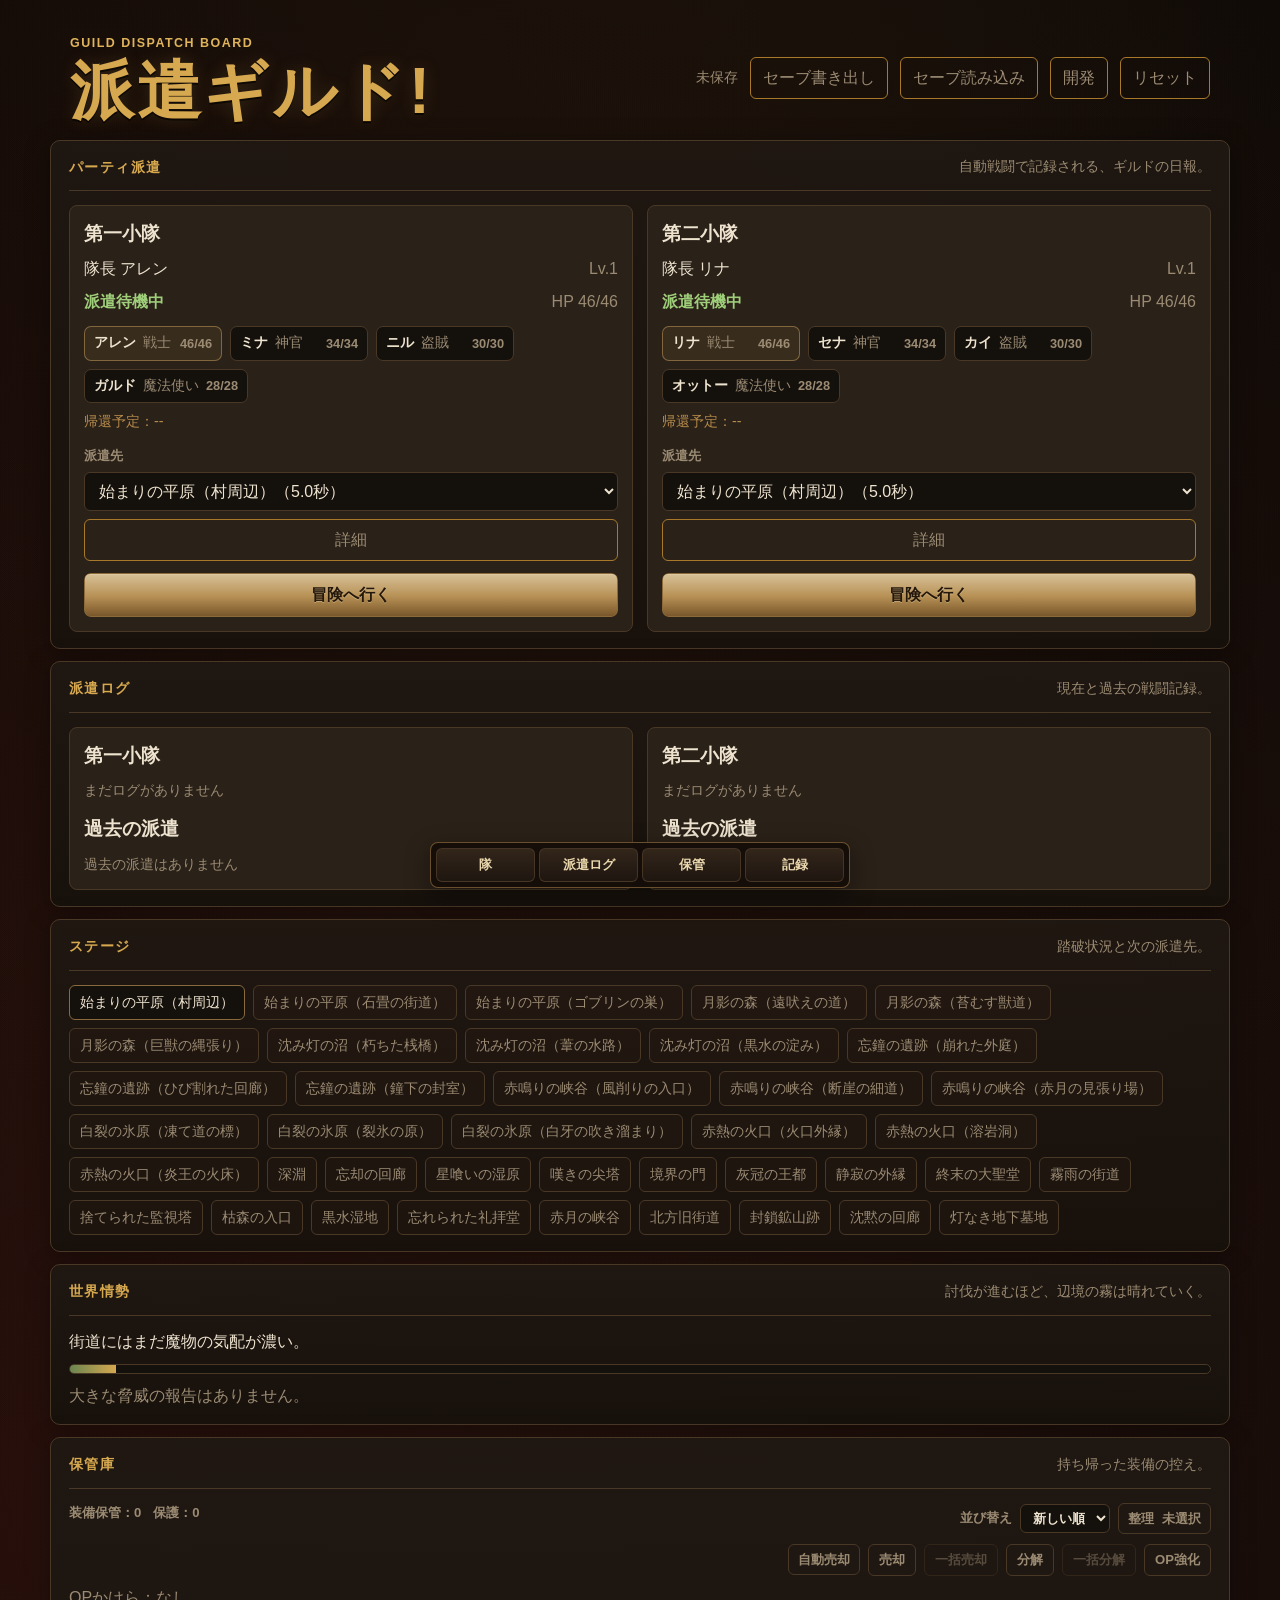
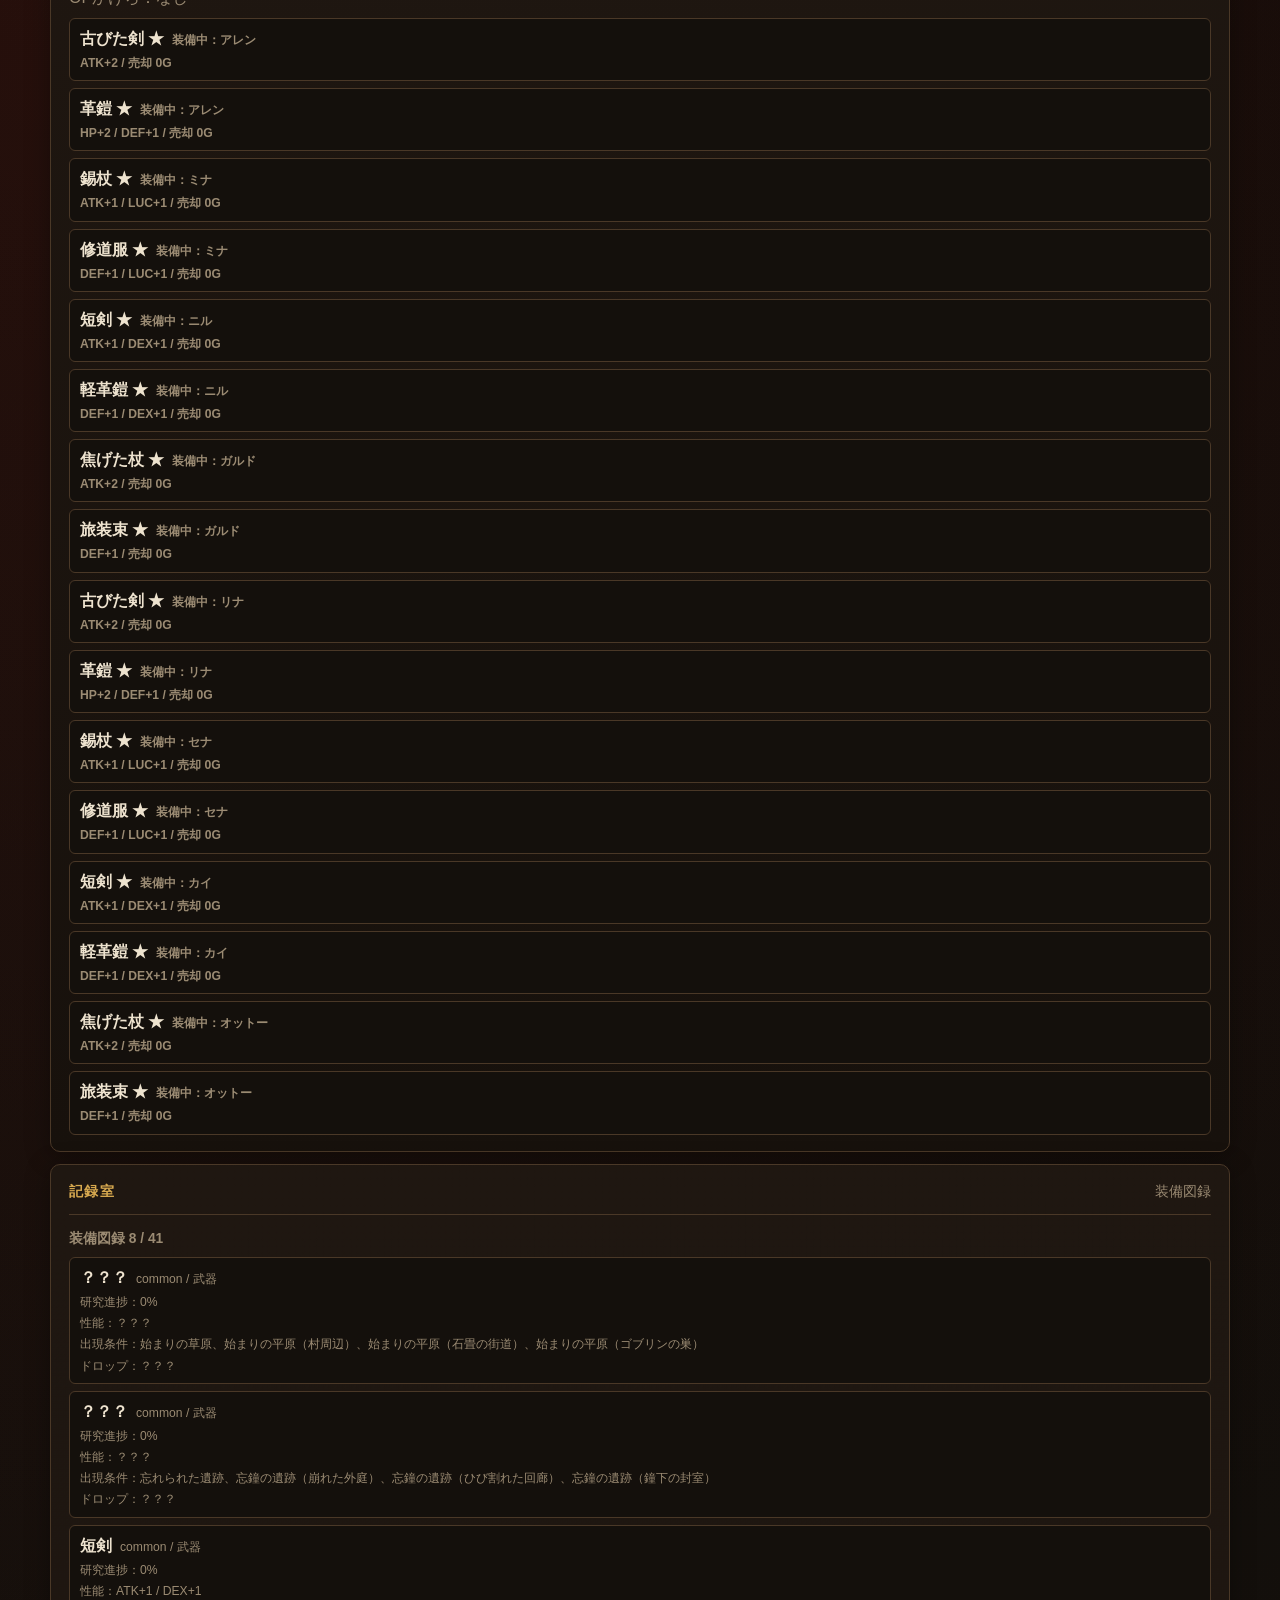
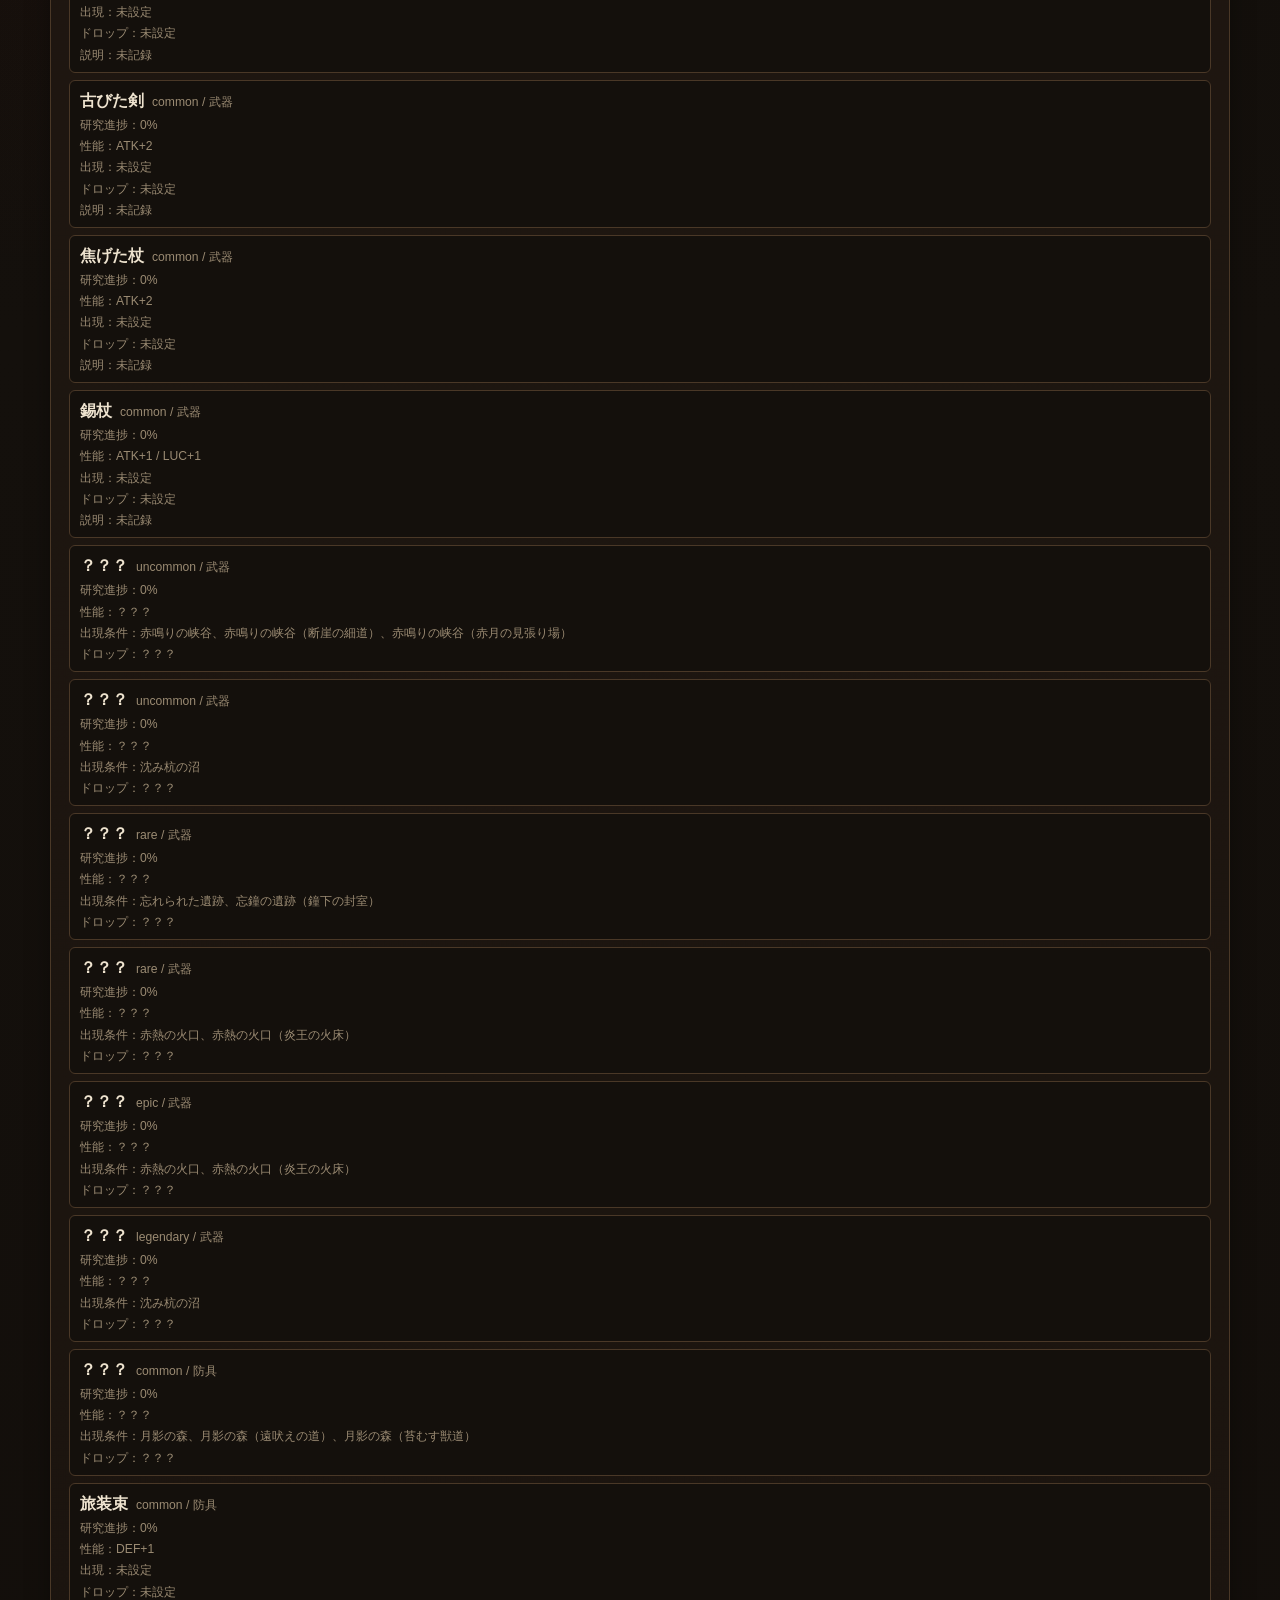
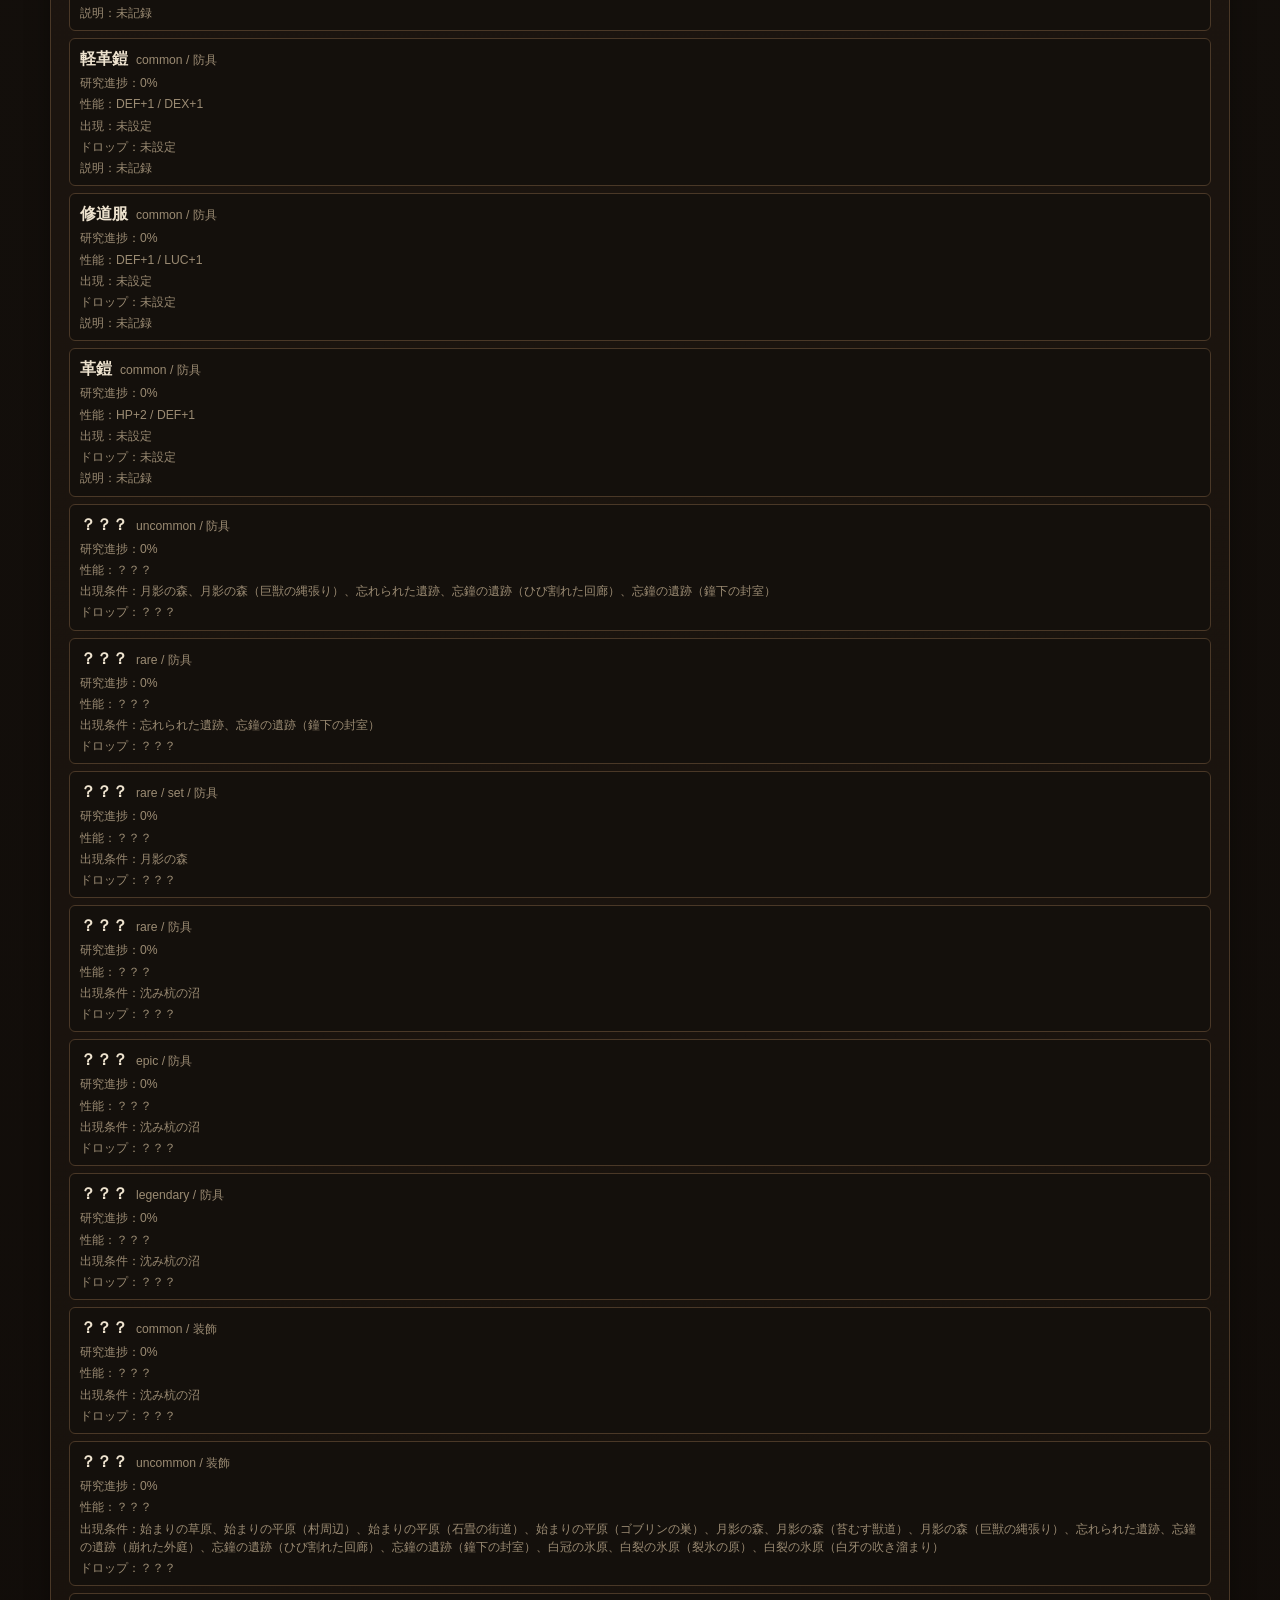
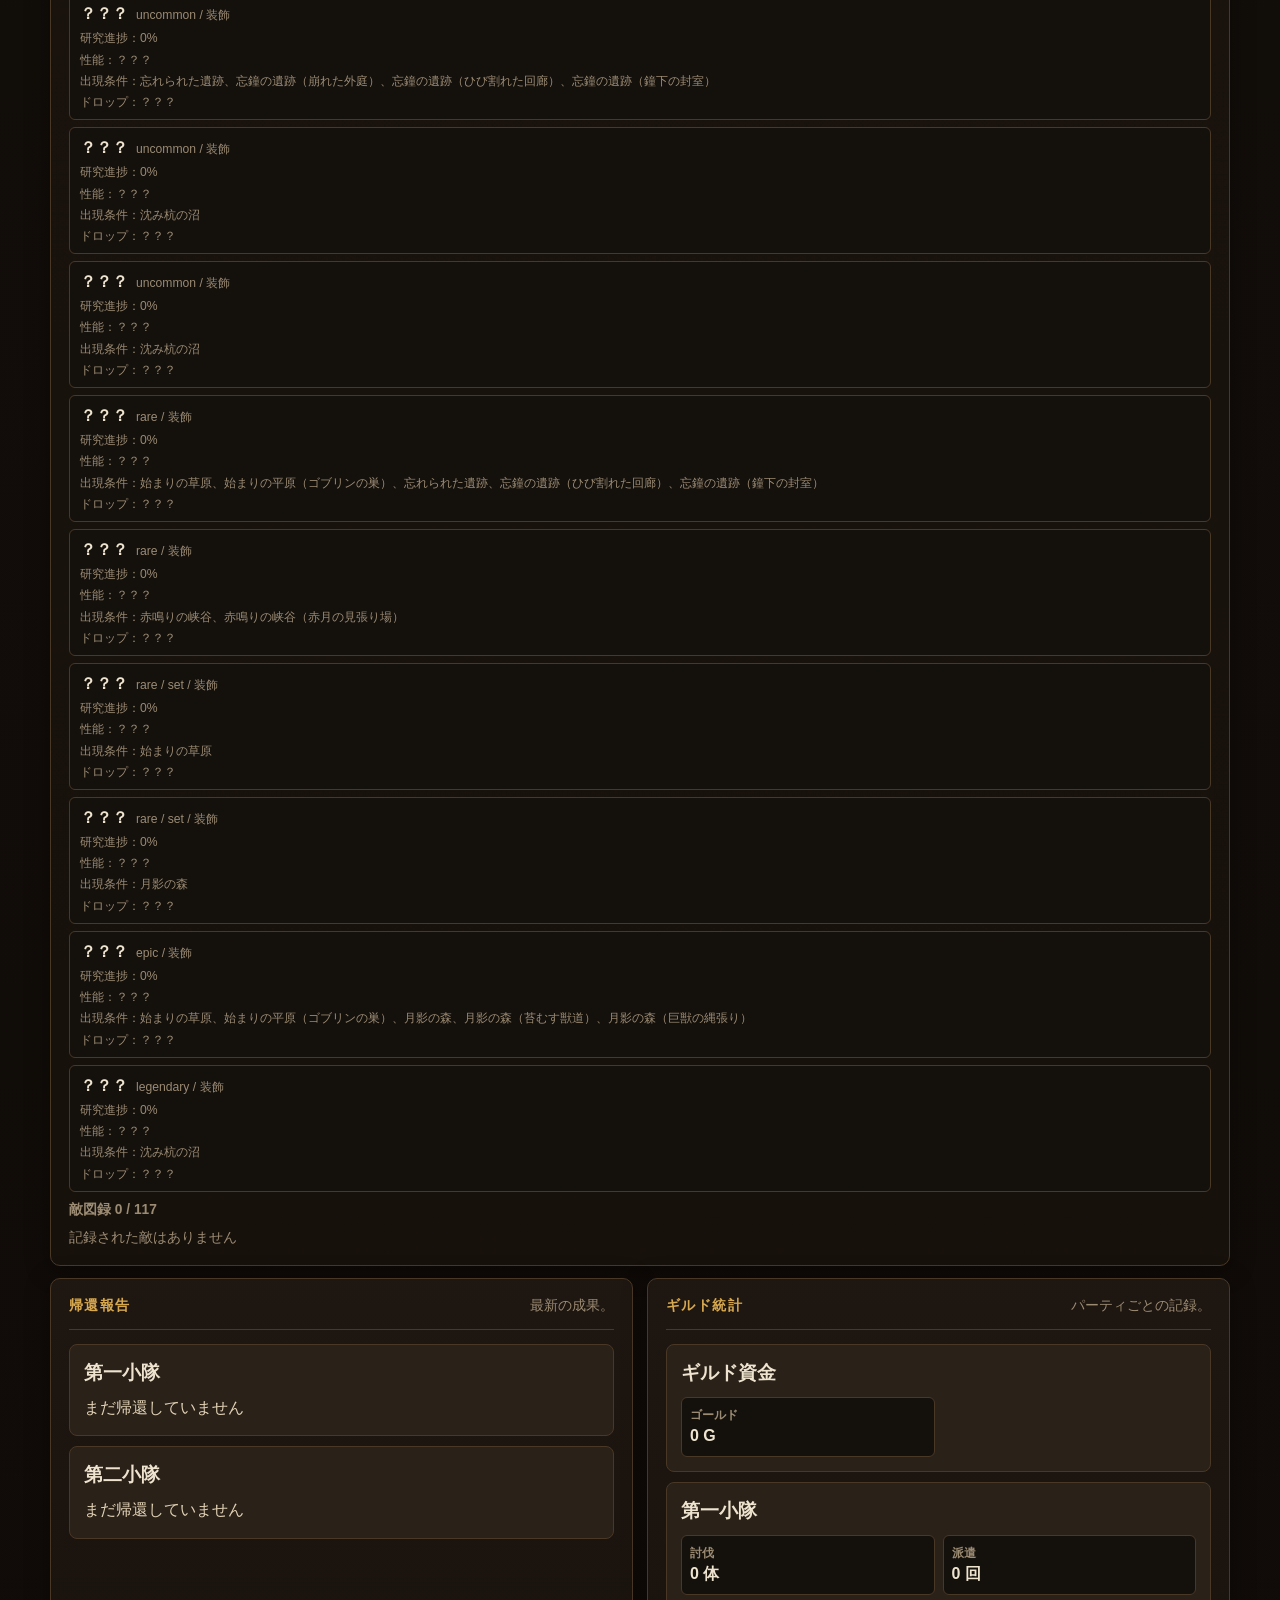
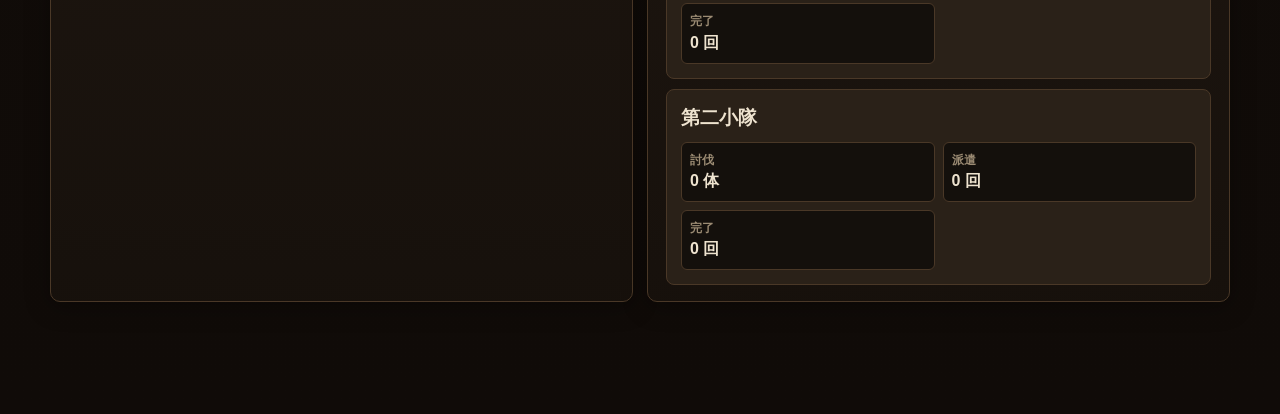
<file: index.html>
<!doctype html>
<html lang="ja">
<head>
  <meta charset="utf-8">
  <meta name="viewport" content="width=device-width, initial-scale=1">
  <title>Dispatch Hero Guild</title>
  <link rel="stylesheet" href="style.css">
  <!-- pages rebuild trigger 2026-05-26 -->
</head>
<body>
  <header class="site-header">
    <div>
      <p class="eyebrow">Guild Dispatch Board</p>
      <h1>派遣ギルド!</h1>
    </div>
    <div class="header-actions">
      <span id="save-hint" class="save-hint">未保存</span>
      <button id="save-export-btn" type="button" class="ghost">セーブ書き出し</button>
      <button id="save-import-btn" type="button" class="ghost">セーブ読み込み</button>
      <input id="save-import-input" class="save-import-input" type="file" accept="application/json,.json">
      <button id="developer-btn" type="button" class="ghost developer-btn" aria-pressed="false">&#38283;&#30330;</button>
      <button id="reset-btn" type="button" class="ghost">リセット</button>
    </div>
  </header>

  <main class="layout">
    <section id="party-section" class="panel">
      <div class="section-title">
        <h2>パーティ派遣</h2>
        <p>自動戦闘で記録される、ギルドの日報。</p>
      </div>
      <div id="parties-root" class="party-grid"></div>
    </section>

    <section id="logs-section" class="panel">
      <div class="section-title">
        <h2>派遣ログ</h2>
        <p>現在と過去の戦闘記録。</p>
      </div>
      <div id="logs-root" class="logs-grid"></div>
    </section>

    <section class="panel">
      <div class="section-title">
        <h2>ステージ</h2>
        <p>踏破状況と次の派遣先。</p>
      </div>
      <div id="stages-root" class="stage-list"></div>
    </section>

    <section class="panel world-panel">
      <div class="section-title">
        <h2>世界情勢</h2>
        <p>討伐が進むほど、辺境の霧は晴れていく。</p>
      </div>
      <div id="world-root" class="world-root"></div>
    </section>

    <section id="storage-section" class="panel">
      <div class="section-title">
        <h2>保管庫</h2>
        <p>持ち帰った装備の控え。</p>
      </div>
      <div id="storage-root" class="storage-root"></div>
    </section>

    <section id="records-section" class="panel">
      <div class="section-title">
        <h2>記録室</h2>
        <p>装備図録</p>
      </div>
      <div id="records-root" class="records-root"></div>
    </section>

    <section class="split">
      <div id="reports-section" class="panel">
        <div class="section-title">
          <h2>帰還報告</h2>
          <p>最新の成果。</p>
        </div>
        <div id="reports-root" class="stack"></div>
      </div>

      <div class="panel">
        <div class="section-title">
          <h2>ギルド統計</h2>
          <p>パーティごとの記録。</p>
        </div>
        <div id="stats-root" class="stack"></div>
      </div>
    </section>

  </main>

  <nav class="quick-nav" aria-label="quick navigation">
    <button type="button" data-scroll-target="party-section">&#38538;</button>
    <button type="button" data-scroll-target="logs-section">&#27966;&#36963;&#12525;&#12464;</button>
    <button type="button" data-scroll-target="storage-section">&#20445;&#31649;</button>
    <button type="button" data-scroll-target="records-section">&#35352;&#37682;</button>
  </nav>

  <script src="data.js"></script>
  <script src="equip.js"></script>
  <script src="battle.js"></script>
  <script src="game.js"></script>
</body>
</html>
</file>
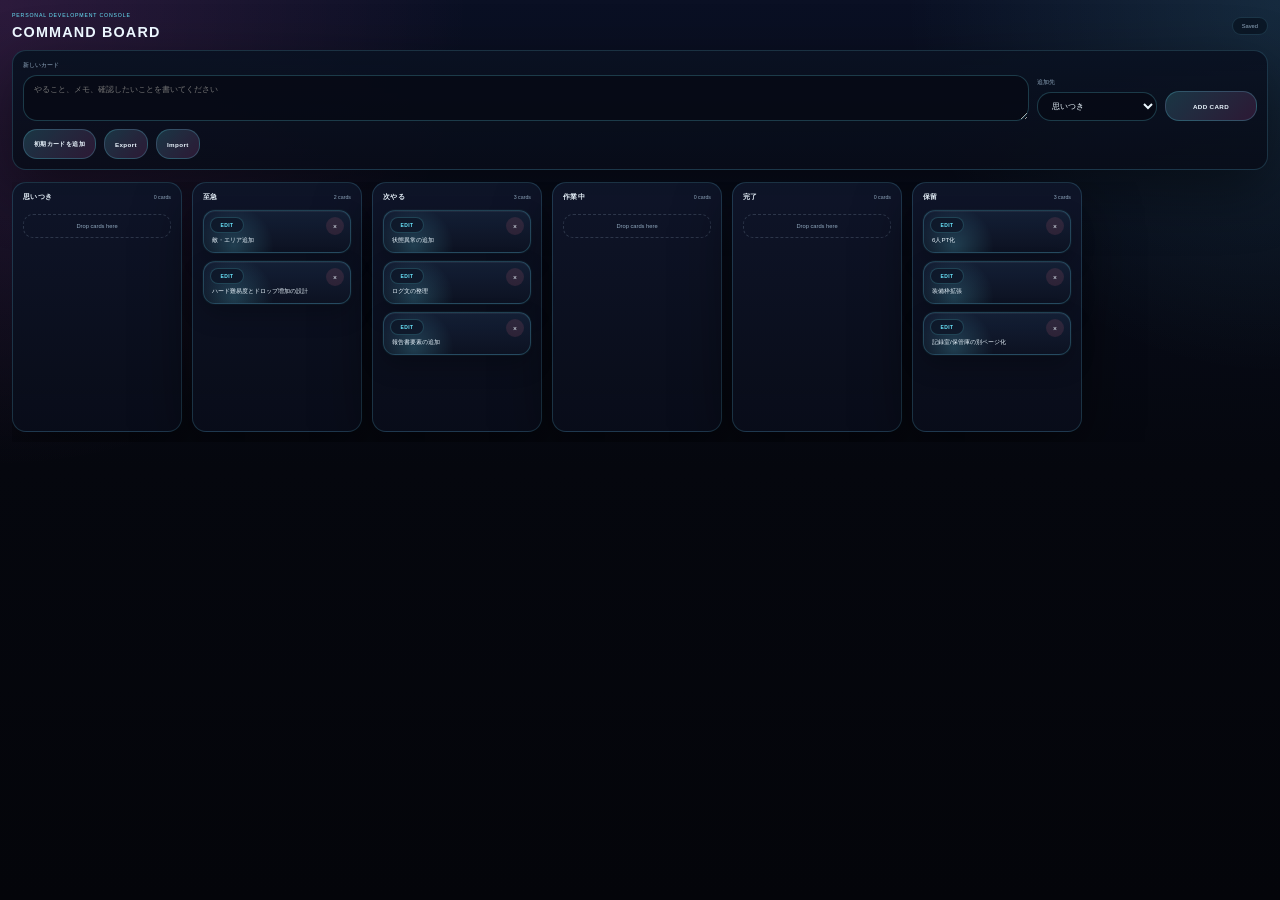
<file: tools/board.html>
<!DOCTYPE html>
<html lang="ja">
<head>
  <meta charset="UTF-8">
  <meta name="viewport" content="width=device-width, initial-scale=1.0">
  <title>COMMAND BOARD</title>
  <link rel="stylesheet" href="./board.css">
</head>
<body>
  <div class="board-app">
    <header class="topbar">
      <div>
        <p class="eyebrow">Personal Development Console</p>
        <h1>COMMAND BOARD</h1>
      </div>
      <div class="save-indicator" id="save-indicator" aria-live="polite">Saved</div>
    </header>

    <section class="composer-panel" aria-label="カード追加と管理">
      <form id="card-form" class="composer-form">
        <label class="field field-grow">
          <span>新しいカード</span>
          <textarea
            id="card-text"
            name="cardText"
            rows="3"
            maxlength="200"
            placeholder="やること、メモ、確認したいことを書いてください"
            required
          ></textarea>
        </label>

        <label class="field">
          <span>追加先</span>
          <select id="card-column" name="cardColumn"></select>
        </label>

        <button type="submit" class="action-button action-button-primary">ADD CARD</button>
      </form>

      <div class="tool-row" aria-label="ボード操作">
        <button type="button" class="action-button" id="seed-button">初期カードを追加</button>
        <button type="button" class="action-button" id="export-button">Export</button>
        <button type="button" class="action-button" id="import-button">Import</button>
        <input type="file" id="import-file" accept="application/json,.json" hidden>
      </div>

      <p class="message-strip" id="message-strip" aria-live="polite" hidden></p>
    </section>

    <main class="board-shell">
      <section id="board-columns" class="board-columns" aria-label="タスクボード"></section>
    </main>
  </div>

  <template id="card-template">
    <article class="task-card" draggable="true">
      <div class="card-glow"></div>
      <button type="button" class="edit-button" aria-label="カードを編集">EDIT</button>
      <p class="card-text"></p>
      <button type="button" class="delete-button" aria-label="カードを削除">×</button>
    </article>
  </template>

  <dialog class="edit-dialog" id="edit-dialog">
    <form class="edit-form" id="edit-form" method="dialog">
      <div class="edit-form-header">
        <p class="edit-eyebrow">Card Editor</p>
        <h2 class="edit-title">EDIT CARD</h2>
      </div>

      <label class="field">
        <span>本文</span>
        <textarea
          id="edit-text"
          name="editText"
          rows="5"
          maxlength="200"
          placeholder="カード本文を入力"
          required
        ></textarea>
      </label>

      <div class="edit-actions">
        <button type="button" class="action-button" id="edit-cancel">Cancel</button>
        <button type="submit" class="action-button action-button-primary">Save</button>
      </div>
    </form>
  </dialog>

  <script src="./board.js"></script>
</body>
</html>
</file>
<file: style.css>
﻿:root {
  color-scheme: dark;
  --bg-deep: #0b0705;
  --bg: #14100c;
  --surface: #1f1711;
  --surface-2: #2a2118;
  --surface-3: #35281c;
  --paper: #d9c49b;
  --paper-light: #ead7ad;
  --paper-dark: #a58352;
  --ink: #26190f;
  --ink-on-dark: #eee3cf;
  --muted: #9b8b73;
  --muted-on-dark: #9b8b73;
  --line: #4a3827;
  --line-bright: #8a6a3d;
  --line-soft: rgba(116, 78, 43, 0.48);
  --accent: #d6a84f;
  --accent-dark: #a9792b;
  --accent-glow: rgba(214, 168, 79, 0.16);
  --gold: #e0b45c;
  --green: #9fce7a;
  --red: #c9463e;
  --blue: #b58a4a;
  --wax: #7d2018;
  --shadow: 0 4px 24px rgba(0, 0, 0, 0.35);
}

* {
  box-sizing: border-box;
}

body {
  margin: 0;
  min-height: 100vh;
  padding-bottom: 64px;
  color: var(--ink-on-dark);
  background:
    radial-gradient(ellipse 80% 50% at 50% -20%, rgba(214, 168, 79, 0.09), transparent),
    radial-gradient(circle at 8% 18%, rgba(125, 32, 24, 0.22), transparent 28%),
    linear-gradient(180deg, var(--bg-deep) 0%, var(--bg) 42%, #100b08 100%),
    repeating-linear-gradient(90deg, rgba(236, 211, 165, 0.026) 0 1px, transparent 1px 46px);
  font-family: "Segoe UI", "Hiragino Sans", "Yu Gothic UI", sans-serif;
  line-height: 1.5;
}

button,
select {
  font: inherit;
}

.site-header {
  display: flex;
  align-items: center;
  justify-content: space-between;
  gap: 20px;
  max-width: 1180px;
  margin: 0 auto;
  padding: 34px 20px 18px;
}

h1,
h2,
h3,
p {
  margin: 0;
}

h1 {
  font-size: clamp(2rem, 5vw, 4.2rem);
  line-height: 0.95;
  letter-spacing: 0.04em;
  color: var(--accent);
  text-shadow: 0 2px 0 rgba(0, 0, 0, 0.62), 0 0 18px var(--accent-glow);
}

.eyebrow {
  margin-bottom: 8px;
  color: var(--gold);
  font-size: 0.78rem;
  font-weight: 700;
  letter-spacing: 0.12em;
  text-transform: uppercase;
}

.header-actions {
  display: flex;
  align-items: center;
  gap: 12px;
  flex-wrap: wrap;
  justify-content: flex-end;
}

.save-hint {
  color: var(--muted-on-dark);
  font-size: 0.9rem;
}

.save-import-input {
  display: none;
}

.layout {
  width: min(1180px, calc(100% - 32px));
  margin: 0 auto 48px;
  display: grid;
  gap: 12px;
}

.quick-nav {
  position: fixed;
  left: 50%;
  bottom: 12px;
  z-index: 20;
  display: grid;
  grid-template-columns: repeat(4, minmax(46px, 1fr));
  gap: 4px;
  width: min(420px, calc(100% - 24px));
  padding: 5px;
  border: 1px solid rgba(138, 106, 61, 0.72);
  border-radius: 8px;
  background: rgba(20, 13, 8, 0.92);
  box-shadow: 0 8px 24px rgba(0, 0, 0, 0.38);
  transform: translateX(-50%);
  backdrop-filter: blur(8px);
}

.drop-toast-root {
  position: fixed;
  right: 14px;
  bottom: 78px;
  z-index: 24;
  display: grid;
  gap: 8px;
  width: min(320px, calc(100vw - 28px));
  pointer-events: none;
}

.drop-toast {
  border: 1px solid rgba(138, 106, 61, 0.52);
  border-radius: 8px;
  background: linear-gradient(180deg, rgba(31, 23, 17, 0.94), rgba(20, 16, 12, 0.97));
  color: var(--ink-on-dark);
  box-shadow: 0 6px 18px rgba(0, 0, 0, 0.26);
  padding: 10px 12px;
  transform: translateY(140%);
  opacity: 0;
  animation: drop-toast-rise 7.9s ease-out forwards;
  pointer-events: auto;
  cursor: pointer;
}

.drop-toast-title {
  color: var(--paper-light);
  font-size: 0.82rem;
  font-weight: 700;
  letter-spacing: 0.08em;
  line-height: 1.3;
}

.drop-toast-list {
  margin: 6px 0 0;
  padding: 0;
  list-style: none;
}

.drop-toast-item + .drop-toast-item {
  margin-top: 4px;
}

.drop-toast-item::before {
  content: "・";
  margin-right: 0.15em;
  color: var(--muted-on-dark);
}

.drop-toast-item-name {
  display: inline;
  font-size: 0.88rem;
  font-weight: 700;
  line-height: 1.35;
  word-break: break-word;
}

.drop-toast-item-option {
  display: inline;
  margin-left: 0;
  color: var(--muted-on-dark);
  font-size: 0.75rem;
  font-weight: 600;
  line-height: 1.25;
  word-break: break-word;
}

@keyframes drop-toast-rise {
  0% {
    transform: translateY(140%);
    opacity: 0;
  }

  3.7975% {
    transform: translateY(0);
    opacity: 1;
  }

  92.4051% {
    transform: translateY(0);
    opacity: 1;
  }

  100% {
    transform: translateY(-8px);
    opacity: 0;
  }
}

.quick-nav button {
  min-height: 34px;
  border: 1px solid rgba(74, 56, 39, 0.9);
  border-radius: 6px;
  background: linear-gradient(180deg, rgba(53, 40, 28, 0.94), rgba(31, 23, 17, 0.94));
  color: var(--paper-light);
  cursor: pointer;
  font-size: 0.84rem;
  font-weight: 700;
}

.quick-nav button:hover,
.quick-nav button:focus-visible {
  border-color: var(--line-bright);
  color: var(--accent);
  outline: none;
}

.panel {
  background: linear-gradient(180deg, rgba(31, 23, 17, 0.98), rgba(23, 17, 12, 0.98));
  border: 1px solid var(--line);
  border-radius: 10px;
  box-shadow: var(--shadow);
  padding: 16px 18px;
  color: var(--ink-on-dark);
}

.section-title {
  display: flex;
  align-items: end;
  justify-content: space-between;
  gap: 16px;
  margin-bottom: 14px;
  border-bottom: 1px solid var(--line);
  padding-bottom: 12px;
}

.section-title h2 {
  font-size: 0.9rem;
  letter-spacing: 0.1em;
  text-transform: uppercase;
  color: var(--accent);
}

.section-title p {
  color: var(--muted-on-dark);
  font-size: 0.86rem;
  text-align: right;
}

.party-grid,
.logs-grid,
.split {
  display: grid;
  grid-template-columns: repeat(2, minmax(0, 1fr));
  gap: 14px;
}

.party-card,
.sub-panel,
.log-panel {
  border: 1px solid var(--line);
  border-radius: 8px;
  background: var(--surface-2);
  padding: 14px;
}

.party-card.on-mission-card {
  border-color: rgba(214, 168, 79, 0.62);
  background:
    linear-gradient(180deg, rgba(214, 168, 79, 0.08), rgba(42, 33, 24, 0.96)),
    var(--surface-2);
  animation: dispatchPulse 2.4s ease-in-out infinite;
}

.party-card-head {
  display: flex;
  align-items: center;
  justify-content: space-between;
  gap: 10px;
}

.detail-toggle {
  flex: 0 0 auto;
  border: 1px solid var(--line-bright);
  border-radius: 6px;
  background: var(--bg);
  color: var(--accent);
  cursor: pointer;
  font-size: 0.84rem;
  font-weight: 700;
  min-height: 34px;
  padding: 5px 12px;
}

.detail-toggle:hover {
  background: rgba(214, 168, 79, 0.08);
}

@keyframes dispatchPulse {
  0%, 100% {
    box-shadow:
      0 0 0 rgba(214, 168, 79, 0),
      inset 0 0 0 rgba(214, 168, 79, 0);
  }

  50% {
    box-shadow:
      0 0 20px rgba(214, 168, 79, 0.2),
      inset 0 0 16px rgba(214, 168, 79, 0.08);
  }
}

.row {
  display: flex;
  align-items: center;
  justify-content: space-between;
  gap: 12px;
  margin-top: 9px;
}

.muted,
.member-job {
  color: var(--muted-on-dark);
}

.status-mission {
  color: var(--accent);
  font-weight: 600;
}

.status-idle {
  color: var(--green);
  font-weight: 600;
}

.eta {
  color: var(--blue);
  font-size: 0.9rem;
  margin-top: 8px;
  min-height: 22px;
}

.member-list {
  display: flex;
  flex-wrap: wrap;
  gap: 8px;
  margin-top: 12px;
}

.member-chip {
  display: inline-flex;
  align-items: center;
  gap: 7px;
  justify-content: space-between;
  min-width: 138px;
  border: 1px solid var(--line);
  border-radius: 7px;
  padding: 6px 9px;
  background: var(--bg);
  appearance: none;
  font-family: inherit;
  font-size: 0.85rem;
  color: inherit;
  cursor: pointer;
  text-align: left;
}

.member-chip:hover {
  border-color: var(--line-bright);
}

.member-chip.active {
  border-color: rgba(185, 145, 88, 0.58);
  background: rgba(166, 126, 70, 0.12);
}

.member-name {
  color: var(--ink-on-dark);
  font-weight: 700;
}

.member-hp {
  margin-left: auto;
  color: var(--muted-on-dark);
  font-size: 0.8rem;
  font-weight: 700;
  white-space: nowrap;
}

.member-chip.hp-warn {
  border-color: rgba(210, 154, 62, 0.58);
}

.member-chip.hp-warn .member-hp,
.member-chip.hp-warn .member-name {
  color: #d9b766;
}

.member-chip.hp-caution {
  border-color: rgba(188, 105, 46, 0.62);
}

.member-chip.hp-caution .member-hp,
.member-chip.hp-caution .member-name {
  color: #d6904a;
}

.member-chip.hp-danger {
  border-color: rgba(201, 70, 62, 0.68);
}

.member-chip.hp-danger .member-hp,
.member-chip.hp-danger .member-name {
  color: var(--red);
}

.member-chip.hp-down {
  border-color: rgba(94, 31, 28, 0.72);
  background: rgba(69, 28, 24, 0.46);
}

.member-chip.hp-down .member-hp,
.member-chip.hp-down .member-name {
  color: #9f5a52;
}

.member-details {
  display: grid;
  gap: 8px;
  margin-top: 10px;
}

.member-details[hidden] {
  display: none;
}

.member-detail-card {
  border: 1px solid var(--line);
  border-radius: 8px;
  background: rgba(20, 16, 12, 0.72);
  padding: 10px;
  overflow-anchor: none;
}

.member-detail-card.down {
  border-color: rgba(201, 70, 62, 0.45);
}

.member-detail-head {
  display: flex;
  flex-direction: column;
  align-items: flex-start;
  gap: 2px;
  margin-bottom: 8px;
}

.member-detail-head-top {
  display: flex;
  align-items: center;
  justify-content: space-between;
  gap: 10px;
  width: 100%;
}

.member-detail-close {
  flex: 0 0 auto;
  border: 1px solid rgba(166, 126, 70, 0.34);
  border-radius: 7px;
  background: rgba(255, 248, 232, 0.04);
  color: var(--accent);
  cursor: pointer;
  font-size: 0.94rem;
  font-weight: 700;
  min-height: 40px;
  line-height: 1;
  padding: 8px 16px;
}

.member-detail-close:hover {
  border-color: rgba(185, 145, 88, 0.48);
  background: rgba(166, 126, 70, 0.1);
}

.member-detail-head span {
  color: var(--muted-on-dark);
  font-size: 0.84rem;
}

.member-detail-head .member-formation {
  color: var(--accent);
  font-weight: 700;
}

.member-detail-tabs {
  display: flex;
  flex-wrap: wrap;
  gap: 6px;
  margin: 8px 0 10px;
}

.member-detail-tab {
  border: 1px solid rgba(166, 126, 70, 0.26);
  border-radius: 7px;
  background: rgba(255, 248, 232, 0.025);
  color: rgba(215, 199, 167, 0.82);
  min-height: 31px;
  padding: 6px 9px;
  line-height: 1.1;
  font-size: 0.85rem;
  font-weight: 500;
  cursor: pointer;
}

.member-detail-tab:hover {
  border-color: rgba(185, 145, 88, 0.38);
  color: var(--ink-on-dark);
}

.member-detail-tab.active {
  border-color: rgba(185, 145, 88, 0.58);
  background: rgba(166, 126, 70, 0.12);
  color: var(--accent);
}

.member-detail-tab-panel[hidden] {
  display: none;
}

.member-detail-panel {
  display: grid;
  gap: 10px;
}

.member-stat-grid {
  display: grid;
  gap: 3px;
  grid-template-columns: minmax(0, 1fr);
}

.member-stat-row {
  display: grid;
  grid-template-columns: 44px minmax(50px, 0.9fr) repeat(3, minmax(0, 1fr));
  gap: 6px;
  align-items: center;
  padding: 2px 0;
  min-height: 22px;
  border-bottom: 1px solid rgba(138, 106, 61, 0.12);
}

.member-stat-grid .member-stat-row:last-child {
  border-bottom: none;
}

.member-stat-row-header {
  min-height: 18px;
  padding-top: 0;
  padding-bottom: 1px;
  border-bottom: 1px solid rgba(138, 106, 61, 0.2);
}

.member-stat-row-header .member-stat-label,
.member-stat-row-header .member-stat-total {
  border-right: none;
  padding-right: 0;
}

.member-stat-row-header .member-stat-part {
  color: var(--paper-light);
  font-size: 0.66rem;
  letter-spacing: 0.04em;
  text-align: center;
}

.member-detail-panel-status .member-stat-label {
  color: var(--muted-on-dark);
  font-size: 0.86rem;
  font-weight: 700;
}

.member-detail-panel-status .member-stat-total {
  min-width: 0;
  color: var(--ink-on-dark);
  font-size: 0.9rem;
  text-align: right;
  font-variant-numeric: tabular-nums;
  border-right: 1px solid rgba(176, 134, 74, 0.42);
  padding-right: 7px;
}

.member-detail-panel-status .member-stat-part {
  color: var(--muted-on-dark);
  font-size: 0.78rem;
  font-weight: 700;
  line-height: 1.2;
  text-align: center;
  white-space: nowrap;
  font-variant-numeric: tabular-nums;
}

.member-stat-part:not(:last-child) {
  border-right: 1px dashed rgba(166, 126, 70, 0.28);
  padding-right: 5px;
}

.member-stat-detail {
  color: var(--muted-on-dark);
  font-size: 0.74rem;
  font-weight: 700;
  line-height: 1.3;
}

.member-extra-grid {
  display: grid;
  grid-template-columns: repeat(3, minmax(0, 1fr));
  gap: 0;
  margin-top: 3px;
  padding-top: 5px;
  border-top: 1px solid rgba(176, 134, 74, 0.3);
}

.member-extra-box {
  min-width: 0;
  padding: 0 7px;
}

.member-extra-box:not(:first-child) {
  border-left: 1px solid rgba(176, 134, 74, 0.26);
}

.member-extra-title {
  margin-bottom: 6px;
  color: var(--paper-light);
  font-size: 0.82rem;
  font-weight: 700;
  letter-spacing: 0.04em;
}

.member-extra-list {
  display: grid;
  gap: 4px;
  margin: 0;
  padding: 0;
  list-style: none;
}

.member-extra-list li {
  display: flex;
  align-items: baseline;
  justify-content: space-between;
  gap: 8px;
  color: var(--muted-on-dark);
  font-size: 0.78rem;
  font-weight: 700;
}

.member-extra-list strong {
  color: var(--ink-on-dark);
  font-size: 0.8rem;
  text-align: right;
  font-variant-numeric: tabular-nums;
}

.member-extra-box-set {
  padding-right: 0;
}

.member-extra-box-set .member-extra-title {
  color: #b59a68;
}

.member-extra-set-list li {
  justify-content: flex-start;
}

.member-extra-set-list strong {
  color: #a88b5b;
  text-align: left;
}

.member-extra-set-list li:first-child strong {
  font-size: 0.78rem;
  font-weight: 700;
  color: #b59a68;
}

.member-extra-set-list li:not(:first-child) strong {
  font-size: 0.68rem;
  font-weight: 600;
  line-height: 1.15;
  color: #8f7a52;
}

.member-extra-set-note {
  margin-top: 2px;
  font-size: 11px;
  line-height: 1.1;
  color: #8f7a52;
  opacity: 0.7;
}

.member-skills {
  display: grid;
  gap: 5px;
  margin-top: 8px;
  color: var(--muted-on-dark);
  font-size: 0.8rem;
}

.member-skills-title {
  color: var(--ink-on-dark);
  font-weight: 700;
}

.member-skills ul {
  display: grid;
  gap: 3px;
  margin: 0;
  padding: 0;
  list-style: none;
}

.member-skills li {
  padding: 2px 0;
}

.member-skills strong {
  color: var(--ink-on-dark);
}

.member-skills li.skill-unlearned {
  border-top: 1px solid rgba(176, 134, 74, 0.14);
  padding-top: 5px;
}

.member-skills li.skill-unlearned label,
.member-skills li.skill-unlearned .skill-description,
.member-skills li.skill-unlearned .skill-type {
  opacity: 0.58;
}

.skill-type {
  display: inline-block;
  margin-left: 4px;
  color: var(--accent);
  font-size: 0.72rem;
  font-weight: 700;
}

.skill-toggle {
  appearance: none;
  width: 0.95rem;
  height: 0.95rem;
  margin: 0 6px 0 0;
  border: 1px solid var(--line-bright);
  border-radius: 3px;
  background: var(--bg);
  vertical-align: -2px;
  cursor: pointer;
}

.skill-toggle:hover {
  border-color: var(--accent-dark);
  background: var(--surface);
}

.skill-toggle:checked {
  border-color: var(--accent);
  background: linear-gradient(180deg, var(--gold), var(--accent-dark));
  box-shadow: inset 0 0 0 2px var(--bg);
}

.skill-toggle:focus-visible {
  outline: 2px solid var(--accent);
  outline-offset: 2px;
}

.skill-toggle:disabled {
  cursor: default;
  border-color: rgba(176, 134, 74, 0.28);
  background: rgba(24, 19, 16, 0.78);
}

.skill-description,
.skill-debug {
  display: grid;
  gap: 1px;
  margin: 3px 0 0 1.55rem;
  padding: 5px 7px;
  border-left: 2px solid var(--line-bright);
  color: var(--paper-dark);
  font-size: 0.74rem;
}

.skill-description strong,
.skill-debug strong {
  color: var(--accent);
}

.skill-description-line {
  display: block;
}

.skill-description-note {
  display: block;
  margin-top: 2px;
  font-size: 11px;
  line-height: 1.1;
  color: var(--paper-dark);
  opacity: 0.7;
}

.member-skills li.skill-unlearned .skill-description-note {
  color: #b07a4a;
  opacity: 0.96;
  font-weight: 700;
}

.member-equipment {
  display: grid;
  gap: 6px;
  margin-top: 10px;
}

.member-equipment-entry {
  display: grid;
  gap: 4px;
}

.member-equipment-slot {
  display: block;
}

.equip-slot-btn {
  display: flex;
  align-items: center;
  justify-content: space-between;
  gap: 10px;
  width: 100%;
  min-height: 30px;
  border: 1px solid var(--line);
  border-radius: 8px;
  background: var(--bg);
  color: var(--ink-on-dark);
  cursor: pointer;
  padding: 4px 8px;
  text-align: left;
}

.equip-slot-btn:hover {
  border-color: var(--line-bright);
  background: rgba(214, 168, 79, 0.06);
}

.equip-slot-btn span {
  flex: 0 0 44px;
  color: var(--muted-on-dark);
  font-size: 0.78rem;
  font-weight: 700;
}

.equip-slot-main {
  min-width: 0;
  display: grid;
  justify-items: end;
  gap: 0;
}

.equip-slot-btn strong {
  min-width: 0;
  font-size: 0.84rem;
  text-align: right;
}

.equip-slot-meta {
  color: var(--muted-on-dark);
  font-size: 0.74rem;
  font-weight: 600;
  line-height: 1.15;
}

.equip-slot-option {
  color: var(--paper-dark);
  font-size: 0.7rem;
  font-weight: 600;
  line-height: 1.1;
}

.equipment-candidates {
  display: grid;
  grid-template-columns: minmax(0, 1fr);
  gap: 6px;
  padding: 6px;
  border: 1px solid var(--line);
  border-radius: 6px;
  background: rgba(11, 7, 5, 0.48);
}

.equipment-candidates[hidden] {
  display: none;
}

.equipment-candidate-row {
  grid-column: 1 / -1;
  display: grid;
  grid-template-columns: repeat(2, minmax(0, 1fr));
  gap: 6px;
}

.equipment-candidate-current-row {
  grid-template-columns: minmax(0, 1fr);
}

.equipment-candidate-action-row {
  position: relative;
  overflow: visible;
  align-items: stretch;
}

.equipment-filter-anchor {
  position: static;
  min-width: 0;
  width: 100%;
}

.equipment-candidate-action-row > .equip-choice-btn,
.equipment-candidate-action-row > .equipment-filter-anchor,
.equipment-filter-anchor > .equip-choice-btn {
  width: 100%;
}

.equipment-filter-anchor > .equip-choice-btn {
  min-height: 38px;
  padding-top: 6px;
  padding-bottom: 6px;
}

.equipment-filter-panel {
  position: absolute;
  top: calc(100% + 6px);
  left: 0;
  right: 0;
  z-index: 2;
  width: auto;
  max-width: calc(100vw - 48px);
}

.equipment-filter-panel-actions {
  display: grid;
  grid-template-columns: repeat(2, minmax(0, 1fr));
  gap: 8px;
  width: 100%;
}

.equipment-filter-panel-actions .storage-bulk-cancel-btn {
  width: 100%;
}

.equip-choice-btn {
  display: grid;
  gap: 3px;
  min-height: 30px;
  border: 1px solid var(--line);
  border-radius: 6px;
  background: var(--surface);
  cursor: pointer;
  padding: 4px 9px;
  font-size: 0.82rem;
  font-weight: 700;
  text-align: left;
}

.equip-choice-current {
  display: grid;
  gap: 3px;
  min-height: 30px;
  border: 1px solid var(--line);
  border-radius: 6px;
  background: var(--surface);
  padding: 4px 9px;
  font-size: 0.82rem;
  font-weight: 700;
  text-align: left;
  cursor: default;
}

.equip-choice-btn,
.equip-choice-current {
  min-width: 0;
  align-content: start;
}

.equipment-candidate-current-row .equip-choice-current {
  grid-column: 1 / -1;
}

.equip-choice-control-btn:disabled {
  cursor: default;
  opacity: 0.8;
}

.equip-choice-btn:hover {
  border-color: var(--line-bright);
  background: rgba(214, 168, 79, 0.08);
}

.equip-choice-head {
  display: flex;
  align-items: baseline;
  gap: 8px;
  justify-content: space-between;
}

.equip-choice-head-split {
  display: grid;
  grid-template-columns: minmax(0, 1fr) auto;
  align-items: start;
  gap: 10px;
}

.equip-choice-head-main,
.equip-choice-head-side {
  min-width: 0;
  display: grid;
  gap: 1px;
}

.equip-choice-head-main strong {
  line-height: 1.15;
}

.equip-choice-head-main .storage-item {
  font-size: 0.82rem;
  font-weight: 700;
}

.equip-choice-head-side {
  justify-items: end;
  text-align: right;
}

.equip-choice-head span {
  color: var(--muted-on-dark);
  font-size: 0.72rem;
  font-weight: 700;
}

.equipment-filter-active {
  color: #c98949;
  font-size: 0.72rem;
  font-weight: 700;
}

.equipment-filter-inactive {
  color: var(--muted-on-dark);
}

.equip-choice-btn.rarity-common .equip-choice-rarity {
  color: var(--ink-on-dark);
}

.equip-choice-btn.rarity-uncommon .equip-choice-rarity {
  color: var(--green);
}

.equip-choice-btn.rarity-rare .equip-choice-rarity {
  color: #6ec8e5;
}

.equip-choice-btn.rarity-set .equip-choice-rarity {
  color: #c9ad72;
}

.equip-choice-btn.rarity-epic .equip-choice-rarity {
  color: #b88ce8;
}

.equip-choice-btn.rarity-legendary .equip-choice-rarity {
  color: #e7a64c;
}

.equip-choice-btn.rarity-artifact .equip-choice-rarity {
  color: var(--red);
}

.equip-choice-meta,
.storage-effect {
  color: var(--muted-on-dark);
  font-size: 0.76rem;
  font-weight: 600;
}

.equip-choice-btn .storage-effect {
  color: #b98552;
}

.equip-choice-compare {
  color: #5a554f;
  font-size: 0.72rem;
  font-weight: 600;
  letter-spacing: 0.01em;
}

.equip-choice-compare.up {
  color: #e7dcc4;
}

.equip-choice-compare.down {
  color: #c06b5a;
}

.equip-choice-compare.same {
  color: #5a554f;
}

.equip-choice-option-lost {
  color: #5a554f;
}

.equipment-set-label {
  display: block;
  color: #a88b5b;
  font-size: 0.7rem;
  font-weight: 700;
  line-height: 1.2;
}

.equip-slot-main:has(.equipment-set-label) strong,
.equip-choice-current:has(.equipment-set-label) .equip-choice-head strong,
.equip-choice-btn:has(.equipment-set-label) .equip-choice-head strong,
.equip-choice-btn:has(.equipment-set-label) .equip-choice-head-main strong {
  color: #e0d7b8;
}

.equip-slot-main:has(.equipment-set-label) strong::after,
.equip-choice-current:has(.equipment-set-label) .equip-choice-head strong::after,
.equip-choice-btn:has(.equipment-set-label) .equip-choice-head strong::after,
.equip-choice-btn:has(.equipment-set-label) .equip-choice-head-main strong::after,
.storage-info:has(.equipment-set-label) .storage-item::after {
  content: "（S）";
  margin-left: 0.18em;
  color: inherit;
  font-weight: 600;
}

.storage-info:has(.equipment-set-label) .storage-item::after {
  text-shadow: 0 0 2px rgba(224, 215, 184, 0.15);
}

.storage-head + .equipment-set-label,
.equip-choice-head + .equipment-set-label {
  margin-top: -1px;
}

.set-item {
  color: inherit;
  font-weight: 600;
}

.equipment-empty {
  grid-column: 1 / -1;
  color: var(--muted-on-dark);
  font-size: 0.8rem;
}

.field-label {
  display: block;
  margin: 13px 0 6px;
  color: var(--muted-on-dark);
  font-size: 0.84rem;
  font-weight: 700;
}

.area-select {
  width: 100%;
  border: 1px solid var(--line);
  border-radius: 6px;
  background: var(--bg);
  color: var(--ink-on-dark);
  padding: 9px 10px;
}

.area-select option:disabled {
  color: #8d8376;
}

.area-detail-btn {
  width: 100%;
  margin-top: 8px;
}

.dispatch-wrap {
  margin-top: 12px;
  overflow: hidden;
  border-radius: 7px;
}

.dispatch-wrap .primary.dispatch-btn {
  border-color: #8c6a3a;
  background:
    linear-gradient(180deg, #d7c198 0%, #b89256 52%, #7a572b 100%);
  color: #24170c;
  box-shadow:
    inset 0 1px 0 rgba(245, 232, 203, 0.18),
    0 2px 12px rgba(140, 106, 58, 0.24);
}

.dispatch-wrap .primary.dispatch-btn:hover:not(:disabled),
.dispatch-wrap .primary.dispatch-btn:focus-visible:not(:disabled) {
  border-color: #a78149;
  background:
    linear-gradient(180deg, #decba6 0%, #c19a5a 52%, #876032 100%);
  box-shadow:
    inset 0 1px 0 rgba(252, 241, 216, 0.22),
    0 4px 16px rgba(125, 91, 44, 0.28);
}

.dispatch-wrap .primary.dispatch-btn:active:not(:disabled) {
  background:
    linear-gradient(180deg, #c9b184 0%, #a98549 52%, #6d4d26 100%);
  box-shadow:
    inset 0 2px 6px rgba(54, 34, 16, 0.28),
    0 1px 6px rgba(94, 67, 32, 0.2);
}

.dispatch-wrap .primary.dispatch-btn:disabled {
  border-color: #6d5230;
  background:
    linear-gradient(180deg, #8b7555 0%, #6d5538 52%, #4e3923 100%);
  color: rgba(238, 227, 207, 0.86);
  box-shadow:
    inset 0 1px 0 rgba(233, 214, 178, 0.08),
    0 1px 8px rgba(0, 0, 0, 0.2);
}

.primary,
.ghost {
  border: 1px solid var(--accent-dark);
  border-radius: 6px;
  cursor: pointer;
}

.primary {
  position: relative;
  width: 100%;
  min-height: 44px;
  overflow: hidden;
  background: linear-gradient(180deg, #f1d18a 0%, var(--accent) 50%, var(--accent-dark) 100%);
  color: #120c07;
  font-weight: 700;
  box-shadow: 0 2px 12px var(--accent-glow);
}

.primary:disabled {
  cursor: default;
}

.ghost {
  background: transparent;
  color: var(--muted-on-dark);
  padding: 8px 12px;
}

.ghost:hover {
  border-color: var(--red);
  color: var(--red);
  background: rgba(201, 70, 62, 0.08);
}

.developer-btn.active {
  border-color: var(--accent);
  color: var(--accent);
  background: rgba(214, 168, 79, 0.08);
}

.btn-progress {
  position: absolute;
  inset: 0 auto 0 0;
  width: 0;
  background: linear-gradient(90deg, rgba(214, 168, 79, 0.24), rgba(214, 168, 79, 0.5));
  transition: width 0.15s linear;
}

.btn-progress.progress-explore {
  background: linear-gradient(90deg, rgba(91, 122, 72, 0.38), rgba(139, 162, 93, 0.7));
}

.btn-progress.progress-danger {
  background: linear-gradient(90deg, rgba(166, 119, 44, 0.42), rgba(210, 154, 62, 0.74));
}

.btn-progress.progress-boss {
  background: linear-gradient(90deg, rgba(118, 35, 31, 0.5), rgba(183, 64, 48, 0.76));
}

.btn-progress.progress-return {
  background: linear-gradient(90deg, rgba(102, 81, 112, 0.48), rgba(191, 154, 82, 0.72));
}

.btn-label {
  position: relative;
  z-index: 1;
  text-shadow: 0 1px 0 rgba(255, 239, 198, 0.32);
}

.stage-list {
  display: flex;
  gap: 8px;
  flex-wrap: wrap;
}

.stage-chip {
  border: 1px solid var(--line);
  border-radius: 6px;
  padding: 6px 10px;
  background: var(--bg);
  font-size: 0.88rem;
  color: var(--muted-on-dark);
}

.stage-chip.cleared {
  border-color: rgba(159, 206, 122, 0.4);
  color: var(--green);
}

.stage-chip.unlocked {
  border-color: var(--line-bright);
  color: var(--ink-on-dark);
}

.stage-chip.locked {
  color: var(--muted);
  background: rgba(54, 37, 23, 0.18);
}

.world-root {
  display: grid;
  gap: 10px;
}

.storage-root {
  display: grid;
  gap: 8px;
}

.records-root {
  display: grid;
  gap: 8px;
}

.records-section {
  display: grid;
  gap: 7px;
}

.records-count {
  color: var(--muted-on-dark);
  font-size: 0.86rem;
  font-weight: 700;
  margin: 0;
}

.records-list {
  list-style: none;
  margin: 0;
  padding: 0;
  display: grid;
  gap: 7px;
}

.records-list li {
  border: 1px solid var(--line);
  border-radius: 6px;
  background: var(--bg);
  padding: 8px 10px;
}

.records-info {
  display: grid;
  gap: 3px;
}

.records-head {
  display: flex;
  align-items: baseline;
  gap: 8px;
  flex-wrap: wrap;
}

.records-item {
  font-weight: 700;
}

.records-meta,
.records-effect,
.records-flavor {
  color: var(--muted-on-dark);
  font-size: 0.76rem;
}

.records-flavor {
  margin: 0;
}

.storage-list {
  list-style: none;
  margin: 0;
  padding: 0;
  display: grid;
  gap: 7px;
}

.storage-list li {
  border: 1px solid var(--line);
  border-radius: 6px;
  background: var(--bg);
  overflow: hidden;
}

.storage-toolbar {
  display: flex;
  align-items: flex-start;
  gap: 10px;
  justify-content: space-between;
  flex-wrap: wrap;
}

.storage-option-fragments {
  flex: 1 1 100%;
}

.storage-result-summary {
  display: flex;
  align-items: center;
  gap: 8px;
  flex: 1 1 100%;
  flex-wrap: wrap;
}

.storage-result-detail-btn {
  min-height: 28px;
  border: 1px solid var(--line);
  border-radius: 999px;
  background: transparent;
  color: var(--muted-on-dark);
  cursor: pointer;
  padding: 3px 9px;
  font-size: 0.74rem;
  font-weight: 700;
}

.storage-result-detail-btn:hover {
  border-color: var(--line-bright);
  color: var(--accent);
}

.storage-result-detail {
  flex: 1 1 100%;
  padding: 8px 10px;
  border: 1px solid var(--line);
  border-radius: 8px;
  background: rgba(255, 255, 255, 0.02);
  color: var(--muted-on-dark);
  font-size: 0.8rem;
  line-height: 1.5;
}

.storage-dismantle-float {
  position: fixed;
  left: 50%;
  top: min(10vh, 24px);
  transform: translateX(-50%);
  z-index: 30;
  width: min(320px, calc(100vw - 24px));
  max-height: min(55vh, 420px);
  overflow: auto;
  padding: 10px 12px;
  border: 1px solid var(--line);
  border-radius: 10px;
  background: rgba(24, 20, 16, 0.96);
  box-shadow: 0 12px 28px rgba(0, 0, 0, 0.35);
  color: var(--muted-on-dark);
}

.storage-dismantle-float-title {
  font-size: 0.78rem;
  font-weight: 700;
  margin-bottom: 6px;
}

.storage-dismantle-float-body {
  display: grid;
  gap: 4px;
  font-size: 0.8rem;
  line-height: 1.45;
}

.storage-dismantle-float-close {
  margin-top: 8px;
  min-height: 28px;
  border: 1px solid var(--line);
  border-radius: 999px;
  background: transparent;
  color: var(--muted-on-dark);
  cursor: pointer;
  padding: 3px 10px;
  font-size: 0.74rem;
  font-weight: 700;
}

.storage-dismantle-float-close:hover {
  border-color: var(--line-bright);
  color: var(--accent);
}

.storage-confirm-modal-backdrop {
  position: fixed;
  inset: 0;
  z-index: 31;
  background: rgba(12, 10, 8, 0.58);
  display: flex;
  justify-content: center;
  align-items: flex-start;
  padding: min(10vh, 24px) 12px 96px;
}

.storage-confirm-modal {
  position: relative;
  width: min(420px, calc(100vw - 24px));
  max-height: min(60vh, 460px);
  overflow: auto;
  padding: 14px 14px 12px;
  border: 1px solid var(--line);
  border-radius: 12px;
  background: rgba(24, 20, 16, 0.98);
  box-shadow: 0 16px 36px rgba(0, 0, 0, 0.42);
  color: var(--muted-on-dark);
}

.storage-confirm-modal-title {
  font-size: 0.86rem;
  font-weight: 700;
  margin-bottom: 10px;
}

.storage-confirm-modal-body {
  display: grid;
  gap: 4px;
  font-size: 0.82rem;
  line-height: 1.5;
  white-space: normal;
}

.storage-confirm-modal-actions {
  display: flex;
  justify-content: flex-end;
  gap: 8px;
  flex-wrap: wrap;
  margin-top: 12px;
}

.storage-bulk-sell-modal {
  width: min(360px, calc(100vw - 24px));
}

.storage-bulk-sell-category-list {
  display: grid;
  gap: 8px;
  margin-top: 12px;
}

.area-detail-modal {
  width: min(460px, calc(100vw - 24px));
  max-height: min(72vh, 520px);
}

.area-detail-modal-body {
  gap: 8px;
}

.area-detail-row strong {
  color: var(--paper-light);
}

.storage-bulk-sell-category-btn {
  display: flex;
  align-items: center;
  justify-content: space-between;
  gap: 12px;
  width: 100%;
  min-height: 42px;
  border: 1px solid var(--line);
  border-radius: 10px;
  background: rgba(255, 255, 255, 0.03);
  color: var(--text);
  cursor: pointer;
  padding: 10px 12px;
  text-align: left;
}

.storage-bulk-sell-category-btn:hover {
  border-color: var(--line-bright);
  background: rgba(255, 255, 255, 0.05);
}

.storage-bulk-sell-category-btn:disabled {
  color: var(--muted-on-dark);
  cursor: default;
  opacity: 0.55;
}

.storage-bulk-sell-category-label {
  font-weight: 700;
}

.storage-bulk-sell-category-meta {
  color: var(--muted-on-dark);
  font-size: 0.8rem;
  white-space: nowrap;
}

.storage-controls {
  display: flex;
  align-items: flex-end;
  flex-direction: column;
  gap: 10px;
  justify-content: flex-end;
  flex: 1 1 320px;
  margin-left: auto;
}

.storage-top-row {
  display: flex;
  align-items: center;
  gap: 8px;
  flex-wrap: wrap;
  justify-content: flex-end;
  width: 100%;
}

.storage-bulk-sell-btn {
  flex: 0 0 auto;
  min-height: 32px;
  border: 1px solid var(--line);
  border-radius: 6px;
  background: var(--surface);
  color: var(--muted-on-dark);
  cursor: pointer;
  padding: 5px 10px;
  font-size: 0.82rem;
  font-weight: 700;
}

.storage-bulk-sell-btn:hover {
  border-color: var(--line-bright);
  color: var(--accent);
  background: rgba(214, 168, 79, 0.06);
}

.storage-bulk-sell-btn:disabled {
  cursor: default;
  opacity: 0.45;
}

.storage-bulk-sell-actions {
  display: flex;
  align-items: center;
  gap: 8px;
  flex-wrap: wrap;
}

.storage-bulk-cancel-btn {
  flex: 0 0 auto;
  min-height: 32px;
  border: 1px solid var(--line);
  border-radius: 6px;
  background: transparent;
  color: var(--muted-on-dark);
  cursor: pointer;
  padding: 5px 10px;
  font-size: 0.82rem;
  font-weight: 700;
}

.storage-bulk-cancel-btn:hover {
  border-color: var(--line-bright);
  color: var(--accent);
  background: rgba(214, 168, 79, 0.06);
}

.storage-popover {
  display: flex;
  align-items: center;
  gap: 10px;
  justify-content: flex-start;
  flex-wrap: wrap;
  width: 100%;
}

.storage-filter-anchor {
  position: relative;
  display: inline-flex;
  flex: 0 0 auto;
}

.storage-filter-anchor .storage-popover {
  position: absolute;
  top: calc(100% + 6px);
  right: 0;
  z-index: 2;
  width: min(480px, calc(100vw - 48px));
  max-width: calc(100vw - 48px);
}

.storage-filter-panel {
  align-items: flex-start;
  flex-direction: column;
  width: 100%;
  padding: 10px 12px;
  border: 1px solid rgba(138, 106, 61, 0.42);
  border-radius: 6px;
  background: linear-gradient(180deg, rgba(31, 23, 17, 0.88), rgba(20, 16, 12, 0.9));
  box-shadow: 0 6px 16px rgba(0, 0, 0, 0.18);
}

.storage-filter-panel-title {
  color: var(--paper-light);
  font-size: 0.84rem;
  font-weight: 700;
}

.storage-filter-panel-group {
  display: grid;
  gap: 6px;
  width: 100%;
}

.storage-filter-panel-label {
  color: var(--muted-on-dark);
  font-size: 0.8rem;
  font-weight: 700;
}

.storage-popover[hidden] {
  display: none;
}

.storage-counts {
  display: flex;
  gap: 12px;
  justify-content: flex-start;
  color: var(--muted-on-dark);
  font-size: 0.82rem;
  font-weight: 700;
  flex: 0 0 auto;
}

.storage-filters {
  display: flex;
  align-items: center;
  gap: 6px;
  flex-wrap: wrap;
}

.storage-auto-sell {
  display: flex;
  align-items: center;
  gap: 8px;
  flex-wrap: wrap;
}

.storage-filter-panel .storage-auto-sell {
  gap: 10px;
}

.storage-filter-panel-actions {
  display: grid;
  grid-template-columns: repeat(2, minmax(0, 1fr));
  gap: 8px;
  width: 100%;
}

.storage-filter-panel-actions .storage-bulk-cancel-btn {
  width: 100%;
}

.storage-action-row {
  display: flex;
  align-items: center;
  gap: 8px;
  flex-wrap: wrap;
  justify-content: flex-end;
  width: 100%;
}

.storage-filter-panel,
.storage-auto-sell {
  align-self: flex-end;
}

.storage-organize-btn,
.storage-filter-btn {
  border: 1px solid var(--line);
  border-radius: 6px;
  background: var(--surface);
  color: var(--muted-on-dark);
  cursor: pointer;
  padding: 5px 9px;
  font-size: 0.8rem;
  font-weight: 700;
}

.storage-filter-btn.active {
  border-color: var(--line-bright);
  color: var(--accent);
  background: rgba(214, 168, 79, 0.06);
}

@media (hover: hover) and (pointer: fine) {
  .storage-organize-btn:hover,
  .storage-filter-btn:hover {
    border-color: var(--line-bright);
    color: var(--accent);
    background: rgba(214, 168, 79, 0.06);
  }
}

.storage-organize-filter-btn {
  display: inline-flex;
  align-items: baseline;
  gap: 8px;
  min-width: 0;
  text-align: left;
  white-space: nowrap;
}

.storage-controls label {
  display: inline-flex;
  align-items: center;
  gap: 8px;
  color: var(--muted-on-dark);
  font-size: 0.82rem;
  font-weight: 700;
}

.storage-auto-sell input {
  accent-color: var(--accent);
}

.storage-filter-panel .storage-auto-sell input:disabled {
  opacity: 0.45;
  cursor: default;
}

.storage-sort-select {
  border: 1px solid var(--line);
  border-radius: 6px;
  background: var(--bg);
  color: var(--ink-on-dark);
  padding: 5px 8px;
}

.storage-list li {
  display: flex;
  align-items: center;
  justify-content: space-between;
  gap: 12px;
  padding: 8px 10px;
}

.storage-select {
  display: flex;
  align-items: center;
  align-self: stretch;
}

.storage-select-checkbox {
  width: 16px;
  height: 16px;
  margin: 0;
  accent-color: var(--accent);
  cursor: pointer;
}

.storage-select-checkbox:disabled {
  cursor: default;
  opacity: 0.45;
}

.storage-info {
  display: grid;
  gap: 3px;
  flex: 1 1 auto;
  min-width: 0;
}

.storage-head {
  display: flex;
  align-items: baseline;
  gap: 8px;
  flex-wrap: wrap;
}

.storage-item {
  font-weight: 700;
}

.storage-info .storage-option-effect {
  color: #b98552;
}

.storage-count {
  margin-left: 0.2em;
  color: var(--muted-on-dark);
  font-size: 0.82rem;
  font-weight: 700;
}

.storage-meta {
  color: var(--muted-on-dark);
  font-size: 0.76rem;
}

.storage-lock-label {
  color: var(--accent);
  font-size: 0.76rem;
  font-weight: 700;
}

.storage-equipped-label {
  color: var(--muted-on-dark);
  font-size: 0.76rem;
  font-weight: 700;
}

.storage-fusion-badge {
  display: inline-flex;
  align-items: center;
  padding: 1px 6px;
  border: 1px solid var(--line);
  border-radius: 4px;
  background: rgba(255, 255, 255, 0.06);
  color: var(--text);
  font-size: 0.72rem;
  font-weight: 700;
  line-height: 1.2;
  white-space: nowrap;
}

.storage-fusion-section {
  margin-top: 10px;
}

.storage-fusion-section-title {
  margin: 10px 0 6px;
  color: var(--muted-on-dark);
  font-size: 0.76rem;
  font-weight: 700;
}

.storage-fusion-target-preview {
  border: 1px solid var(--line);
  border-radius: 8px;
  background: rgba(255, 255, 255, 0.03);
}

.storage-actions {
  display: flex;
  align-items: center;
  gap: 6px;
  flex: 0 0 auto;
  flex-wrap: wrap;
  justify-content: flex-end;
}

.storage-sell-btn,
.storage-lock-btn,
.storage-unequip-btn,
.storage-dismantle-btn,
.storage-fusion-change-btn,
.storage-option-enhance-btn {
  flex: 0 0 auto;
  min-height: 30px;
  border: 1px solid var(--line);
  border-radius: 6px;
  background: var(--surface);
  color: var(--muted-on-dark);
  cursor: pointer;
  padding: 4px 10px;
  font-size: 0.82rem;
  font-weight: 700;
}

.storage-sell-btn:hover,
.storage-lock-btn:hover,
.storage-unequip-btn:hover,
.storage-dismantle-btn:hover,
.storage-fusion-change-btn:hover,
.storage-option-enhance-btn:hover {
  border-color: var(--line-bright);
  color: var(--accent);
  background: rgba(214, 168, 79, 0.06);
}

.storage-sell-btn:disabled,
.storage-option-enhance-btn:disabled {
  cursor: default;
  opacity: 0.45;
}

.storage-option-enhance-list {
  display: grid;
  gap: 6px;
  margin-top: 4px;
}

.storage-option-enhance-row {
  display: grid;
  grid-template-columns: minmax(0, 1.35fr) minmax(0, 1fr) 92px;
  align-items: center;
  column-gap: 12px;
  row-gap: 6px;
}

.storage-option-enhance-main {
  color: #b98552;
  font-weight: 700;
  min-width: 0;
  text-align: left;
}

.storage-option-enhance-fragments,
.storage-option-enhance-status {
  color: var(--muted-on-dark);
  font-size: 0.8rem;
}

.storage-option-enhance-fragments {
  min-width: 0;
  text-align: left;
  white-space: nowrap;
}

.storage-option-enhance-action {
  width: 92px;
  min-width: 92px;
  justify-self: end;
  justify-content: center;
  text-align: center;
  white-space: nowrap;
}

.storage-option-enhance-action-disabled {
  color: var(--muted-on-dark);
  background: rgba(255, 255, 255, 0.03);
  border-color: rgba(255, 255, 255, 0.08);
  opacity: 1;
}

@media (max-width: 560px) {
  .storage-option-enhance-row {
    grid-template-columns: minmax(0, 1fr) minmax(0, 1fr) 84px;
    column-gap: 8px;
  }

  .storage-option-enhance-action {
    width: 84px;
    min-width: 84px;
  }
}

.rarity-common {
  color: var(--ink-on-dark);
}

.rarity-uncommon {
  color: var(--green);
}

.rarity-rare {
  color: #6ec8e5;
}

.rarity-set {
  color: #c9ad72;
  font-weight: 600;
}

.rarity-epic {
  color: #b88ce8;
}

.rarity-legendary {
  color: #e7a64c;
}

.rarity-artifact {
  color: var(--red);
}

.world-meter {
  height: 10px;
  overflow: hidden;
  border: 1px solid var(--line);
  border-radius: 999px;
  background: var(--bg);
}

.world-meter span {
  display: block;
  height: 100%;
  background: linear-gradient(90deg, rgba(159, 206, 122, 0.62), var(--accent));
}

.boss-alert {
  border-left: 4px solid var(--red);
  padding: 8px 10px;
  background: rgba(201, 70, 62, 0.08);
  border-radius: 6px;
  color: #e7c4ad;
}

.stack {
  display: grid;
  gap: 10px;
}

.report {
  margin-top: 8px;
  line-height: 1.65;
  color: #e1d2b6;
}

.report strong {
  color: var(--accent);
}

.stats {
  display: grid;
  grid-template-columns: repeat(2, minmax(0, 1fr));
  gap: 8px;
  margin-top: 10px;
}

.stat-cell {
  border: 1px solid var(--line);
  border-radius: 6px;
  background: var(--bg);
  padding: 8px;
  font-weight: 700;
}

.stat-cell .label {
  color: var(--muted-on-dark);
  font-size: 0.76rem;
  font-weight: 600;
}

.log-panel h3 {
  margin-bottom: 10px;
  color: var(--ink-on-dark);
}

.current-dispatch-label {
  color: var(--accent);
  font-size: 0.88rem;
  margin-bottom: 8px;
  font-weight: 600;
}

.adventure-log {
  list-style: none;
  padding: 0.15rem 0.25rem;
  margin: 0;
  display: grid;
  gap: 0;
  border: 1px solid rgba(116, 78, 43, 0.58);
  border-radius: 6px;
  background:
    linear-gradient(rgba(214, 168, 79, 0.025) 50%, transparent 50%),
    rgba(25, 16, 10, 0.42);
  background-size: 100% 2.2rem;
  font-family: "Yu Mincho", "Hiragino Mincho ProN", "Times New Roman", serif;
  letter-spacing: 0.055em;
  line-height: 1.75;
}

.adventure-log li {
  border-bottom: 1px solid rgba(116, 78, 43, 0.38);
}

.adventure-log li:last-child {
  border-bottom: none;
}

.log-entry {
  width: 100%;
  text-align: left;
  border: 0;
  border-radius: 0;
  background: transparent;
  color: #e1d2b6;
  padding: 0.52rem 0.2rem;
  font-family: inherit;
  font-size: 0.78rem;
  letter-spacing: inherit;
  line-height: inherit;
}

.log-entry.battle {
  color: #ead7b5;
  font-weight: 500;
}

.log-entry.flavor {
  color: var(--muted);
  font-style: italic;
}

.log-entry.clickable {
  cursor: pointer;
}

.log-entry.clickable:hover {
  background: rgba(214, 168, 79, 0.08);
}

.time {
  display: block;
  min-width: 0;
  margin-bottom: 0.08rem;
  color: #7b684d;
  font-size: 0.64rem;
  font-variant-numeric: tabular-nums;
}

.enemy-tag {
  display: inline-block;
  margin-left: 6px;
  padding: 0.06rem 0.35rem;
  border-radius: 3px;
  font-weight: 700;
  font-size: 0.6rem;
}

.boss-tag {
  border: 1px solid rgba(97, 42, 83, 0.72);
  background: rgba(82, 26, 58, 0.28);
  color: #c98b9b;
}

.rare-tag {
  border: 1px solid rgba(166, 124, 38, 0.68);
  background: rgba(143, 104, 32, 0.22);
  color: #d3a94e;
}

.battle-detail {
  display: none;
  margin: 0 0 0.5rem 0.3rem;
  padding-left: 0.65rem;
  border-left: 2px solid rgba(116, 78, 43, 0.72);
  color: #b9a789;
  font-size: 0.74rem;
  letter-spacing: 0.045em;
  line-height: 1.75;
}

.battle-detail.open {
  display: block;
}

.delivery-box {
  margin: 0 0 0.5rem 0.3rem;
  color: #b9a789;
  font-size: 0.74rem;
  letter-spacing: 0.045em;
  line-height: 1.75;
}

.battle-detail p + p {
  margin-top: 3px;
}

.battle-detail .hp-text {
  display: inline-block;
  font-weight: 700;
  line-height: 1.45;
}

.battle-detail .hp-name,
.battle-detail .hp-value,
.battle-detail .status-tags {
  display: inline-block;
}

.battle-detail .initial-hp.enemy-roster .hp-name,
.battle-detail .initial-hp.enemy-roster .hp-value {
  color: #c06b5a;
}

.battle-detail .status-tags {
  color: var(--accent);
  font-size: 0.72rem;
}

.battle-detail .temp-hp {
  color: #6ec8e5;
}

.battle-detail .hp-text.hp-safe {
  color: var(--ink-on-dark);
}

.battle-detail .hp-text.hp-warn {
  color: #d9b766;
}

.battle-detail .hp-text.hp-caution {
  color: #d6904a;
}

.battle-detail .hp-text.hp-danger {
  color: var(--red);
}

.battle-detail .hp-text.hp-down {
  color: #9f5a52;
}

.battle-detail .heal {
  color: var(--green);
}

.battle-detail .spell {
  color: var(--accent);
}

.battle-detail .ally-action {
  margin-left: 1.15rem;
  padding: 1px 6px;
  border-radius: 3px;
  background: rgba(69, 101, 130, 0.27);
}

.battle-detail .enemy-action {
  margin-left: 0;
  padding: 1px 6px;
  border-radius: 3px;
  background: rgba(130, 70, 60, 0.35);
}

.battle-detail .enemy-hp {
  margin-left: 0;
}

.battle-detail .ally-hp {
  margin-left: 1.15rem;
}

.battle-detail .down,
.battle-detail .boss {
  color: var(--red);
  font-weight: 700;
}

.battle-detail .turn-separator {
  margin: 8px 0 5px;
  color: var(--paper-light);
  font-weight: 700;
  text-align: center;
}

.battle-detail .action-break {
  margin: 8px 0 5px;
  color: rgba(212, 198, 174, 0.72);
  text-align: center;
  letter-spacing: 0.08em;
}

.dispatch-group {
  border: 1px solid var(--line);
  border-radius: 8px;
  overflow: hidden;
  background: var(--bg);
}

.dispatch-head {
  width: 100%;
  border: 0;
  background: var(--surface-2);
  color: var(--ink-on-dark);
  text-align: left;
  padding: 9px 10px;
  cursor: pointer;
  font-weight: 700;
}

.dispatch-head .sub {
  color: var(--muted-on-dark);
  font-size: 0.82rem;
  font-weight: 500;
}

.dispatch-body {
  padding: 10px;
}

.dispatch-group.collapsed .dispatch-body {
  display: none;
}

.log-empty {
  color: var(--muted-on-dark);
  font-size: 0.9rem;
}

@media (max-width: 760px) {
  .site-header,
  .section-title {
    align-items: start;
    flex-direction: column;
  }

  .section-title p {
    text-align: left;
  }

  .party-grid,
  .logs-grid,
  .split {
    grid-template-columns: 1fr;
  }

  .member-list {
    gap: 8px;
  }

  .member-chip {
    min-width: min(100%, 156px);
  }

  .member-detail-tab {
    min-height: 31px;
    padding-left: 9px;
    padding-right: 9px;
    font-size: 0.85rem;
  }

  .member-detail-panel-status .member-stat-row strong {
    font-size: 0.84rem;
  }

  .member-stat-grid {
    grid-template-columns: minmax(0, 1fr);
  }

  .member-stat-row {
    grid-template-columns: 38px minmax(42px, 0.85fr) repeat(3, minmax(0, 1fr));
    gap: 6px;
  }

  .member-extra-grid {
    grid-template-columns: 1fr;
    gap: 8px;
    padding-top: 6px;
  }

  .member-extra-box {
    padding: 0;
  }

  .member-extra-box:not(:first-child) {
    border-left: none;
    border-top: 1px solid rgba(176, 134, 74, 0.18);
    padding-top: 6px;
  }

  .member-stat-total {
    padding-right: 8px;
  }

  .member-detail-panel-status .member-stat-part {
    font-size: 0.68rem;
  }

  .member-detail-panel-status .member-stat-row-header .member-stat-part {
    font-size: 0.62rem;
  }

  .member-stat-part:not(:last-child) {
    padding-right: 6px;
  }
}
</file>
<file: tools/board.css>
:root {
  --bg-main: #060813;
  --bg-panel: rgba(14, 20, 40, 0.88);
  --bg-panel-strong: rgba(10, 16, 32, 0.96);
  --line-soft: rgba(110, 221, 255, 0.18);
  --line-strong: rgba(110, 221, 255, 0.45);
  --text-main: #ecf7ff;
  --text-sub: #91a9bf;
  --accent-cyan: #6be8ff;
  --accent-magenta: #ff59d0;
  --accent-lime: #befd63;
  --danger: #ff768b;
  --shadow-deep: 0 20px 60px rgba(0, 0, 0, 0.45);
  --column-width: 170px;
}

* {
  box-sizing: border-box;
}

html,
body {
  margin: 0;
  min-height: 100%;
  font-family: "Segoe UI", "Yu Gothic UI", sans-serif;
  font-size: 8px;
  color: var(--text-main);
  background:
    radial-gradient(circle at top left, rgba(255, 89, 208, 0.14), transparent 30%),
    radial-gradient(circle at top right, rgba(107, 232, 255, 0.12), transparent 24%),
    linear-gradient(180deg, #0a1024 0%, #05070e 52%, #04050a 100%);
}

body {
  min-height: 100vh;
}

.board-app {
  min-height: 100vh;
  padding: 12px;
}

.topbar {
  display: flex;
  justify-content: space-between;
  align-items: flex-start;
  gap: 16px;
  margin-bottom: 10px;
}

.eyebrow {
  margin: 0 0 6px;
  color: var(--accent-cyan);
  letter-spacing: 0.16em;
  font-size: 0.65rem;
  text-transform: uppercase;
}

h1 {
  margin: 0;
  font-size: clamp(1.3rem, 2.2vw, 1.8rem);
  letter-spacing: 0.08em;
  text-transform: uppercase;
}

.save-indicator {
  flex-shrink: 0;
  align-self: center;
  padding: 5px 9px;
  border: 1px solid var(--line-soft);
  border-radius: 999px;
  background: rgba(7, 12, 24, 0.8);
  box-shadow: inset 0 0 24px rgba(107, 232, 255, 0.05);
  color: var(--text-sub);
  font-size: 0.72rem;
}

.save-indicator.is-saving {
  color: var(--accent-cyan);
  border-color: rgba(107, 232, 255, 0.38);
}

.save-indicator.is-error {
  color: var(--danger);
  border-color: rgba(255, 118, 139, 0.45);
}

.composer-panel {
  margin-bottom: 12px;
  padding: 10px;
  border: 1px solid var(--line-soft);
  border-radius: 14px;
  background: linear-gradient(180deg, rgba(10, 18, 34, 0.96), rgba(8, 12, 24, 0.88));
  box-shadow: var(--shadow-deep);
}

.composer-form {
  display: grid;
  grid-template-columns: minmax(0, 1.2fr) 120px 92px;
  gap: 8px;
  align-items: end;
}

.tool-row {
  display: flex;
  flex-wrap: wrap;
  gap: 8px;
  margin-top: 8px;
}

.field {
  display: flex;
  flex-direction: column;
  gap: 5px;
}

.field span {
  color: var(--text-sub);
  font-size: 0.72rem;
}

.field-grow {
  min-width: 0;
}

textarea,
select,
.action-button {
  border-radius: 14px;
  border: 1px solid rgba(107, 232, 255, 0.22);
  background: rgba(7, 11, 22, 0.9);
  color: var(--text-main);
  font: inherit;
}

textarea,
select {
  width: 100%;
  padding: 8px 10px;
  outline: none;
}

textarea {
  min-height: 46px;
  resize: vertical;
}

textarea:focus,
select:focus {
  border-color: var(--line-strong);
  box-shadow: 0 0 0 3px rgba(107, 232, 255, 0.14);
}

.action-button {
  min-height: 30px;
  padding: 0 10px;
  font-weight: 700;
  font-size: 0.78rem;
  letter-spacing: 0.06em;
  cursor: pointer;
  background:
    linear-gradient(135deg, rgba(107, 232, 255, 0.18), rgba(255, 89, 208, 0.14)),
    rgba(10, 15, 28, 0.95);
  transition: transform 120ms ease, border-color 120ms ease, box-shadow 120ms ease;
}

.action-button:hover {
  transform: translateY(-1px);
  border-color: rgba(190, 253, 99, 0.45);
  box-shadow: 0 0 24px rgba(107, 232, 255, 0.12);
}

.action-button-primary {
  background:
    linear-gradient(135deg, rgba(107, 232, 255, 0.18), rgba(255, 89, 208, 0.14)),
    rgba(10, 15, 28, 0.95);
}

.message-strip {
  margin: 8px 0 0;
  padding: 8px 10px;
  border: 1px solid rgba(107, 232, 255, 0.24);
  border-radius: 10px;
  background: rgba(7, 11, 22, 0.82);
  color: var(--text-sub);
  font-size: 0.9rem;
}

.message-strip.is-success {
  color: var(--accent-lime);
  border-color: rgba(190, 253, 99, 0.35);
}

.message-strip.is-error {
  color: var(--danger);
  border-color: rgba(255, 118, 139, 0.36);
}

.board-shell {
  overflow-x: auto;
  padding-bottom: 10px;
}

.board-columns {
  display: grid;
  grid-template-columns: repeat(6, minmax(var(--column-width), var(--column-width)));
  gap: 10px;
  align-items: start;
  min-width: max-content;
}

.board-column {
  display: flex;
  flex-direction: column;
  gap: 8px;
  min-height: 250px;
  padding: 10px;
  border: 1px solid var(--line-soft);
  border-radius: 14px;
  background:
    linear-gradient(180deg, rgba(14, 20, 40, 0.96), rgba(8, 12, 24, 0.92)),
    var(--bg-panel);
  box-shadow: var(--shadow-deep);
}

.board-column.is-drop-target {
  border-color: rgba(190, 253, 99, 0.54);
  box-shadow: 0 0 0 1px rgba(190, 253, 99, 0.32), var(--shadow-deep);
}

.column-header {
  display: flex;
  justify-content: space-between;
  align-items: baseline;
  gap: 8px;
}

.column-title {
  margin: 0;
  font-size: 0.82rem;
  letter-spacing: 0.04em;
}

.column-count {
  color: var(--text-sub);
  font-size: 0.66rem;
}

.column-cards {
  display: flex;
  flex-direction: column;
  gap: 8px;
  min-height: 170px;
}

.task-card {
  position: relative;
  overflow: hidden;
  padding: 24px 26px 8px 8px;
  border: 1px solid rgba(107, 232, 255, 0.22);
  border-radius: 12px;
  background:
    linear-gradient(180deg, rgba(20, 31, 54, 0.96), rgba(12, 18, 34, 0.92)),
    var(--bg-panel-strong);
  box-shadow:
    inset 0 1px 0 rgba(255, 255, 255, 0.05),
    0 0 0 1px rgba(107, 232, 255, 0.03),
    0 10px 24px rgba(0, 0, 0, 0.24);
  cursor: grab;
}

.task-card:active {
  cursor: grabbing;
}

.task-card.is-dragging {
  opacity: 0.45;
}

.card-glow {
  position: absolute;
  inset: -25% auto auto -10%;
  width: 90px;
  height: 90px;
  border-radius: 50%;
  background: radial-gradient(circle, rgba(107, 232, 255, 0.2), transparent 62%);
  pointer-events: none;
}

.card-text {
  position: relative;
  margin: 0;
  font-size: 0.76rem;
  line-height: 1.5;
  white-space: pre-wrap;
  word-break: break-word;
}

.edit-button {
  position: absolute;
  top: 6px;
  left: 6px;
  min-width: 34px;
  min-height: 16px;
  padding: 0 6px;
  border: 1px solid rgba(107, 232, 255, 0.2);
  border-radius: 999px;
  background: rgba(15, 24, 42, 0.92);
  color: var(--accent-cyan);
  font: inherit;
  font-size: 0.62rem;
  font-weight: 700;
  letter-spacing: 0.08em;
  cursor: pointer;
  z-index: 1;
}

.edit-button:hover {
  border-color: rgba(190, 253, 99, 0.34);
  color: var(--accent-lime);
}

.delete-button {
  position: absolute;
  top: 6px;
  right: 6px;
  width: 18px;
  height: 18px;
  border: 0;
  border-radius: 50%;
  background: rgba(255, 118, 139, 0.12);
  color: var(--text-main);
  font-size: 0.84rem;
  cursor: pointer;
}

.delete-button:hover {
  background: rgba(255, 118, 139, 0.24);
}

.empty-note {
  margin: 4px 0 0;
  padding: 8px;
  border: 1px dashed rgba(145, 169, 191, 0.24);
  border-radius: 10px;
  color: var(--text-sub);
  font-size: 0.72rem;
  text-align: center;
}

.edit-dialog {
  width: min(360px, calc(100vw - 24px));
  padding: 0;
  border: 1px solid rgba(107, 232, 255, 0.22);
  border-radius: 16px;
  background: linear-gradient(180deg, rgba(10, 18, 34, 0.98), rgba(8, 12, 24, 0.98));
  box-shadow: var(--shadow-deep);
  color: var(--text-main);
}

.edit-dialog::backdrop {
  background: rgba(1, 4, 10, 0.7);
  backdrop-filter: blur(3px);
}

.edit-form {
  display: flex;
  flex-direction: column;
  gap: 10px;
  padding: 12px;
}

.edit-form-header {
  display: flex;
  flex-direction: column;
  gap: 2px;
}

.edit-eyebrow {
  margin: 0;
  color: var(--accent-cyan);
  font-size: 0.66rem;
  letter-spacing: 0.14em;
  text-transform: uppercase;
}

.edit-title {
  margin: 0;
  font-size: 1rem;
  letter-spacing: 0.06em;
}

.edit-actions {
  display: grid;
  grid-template-columns: 1fr 1fr;
  gap: 8px;
}

@media (max-width: 960px) {
  .composer-form {
    grid-template-columns: 1fr;
  }

  .action-button {
    width: 100%;
  }

  .tool-row {
    flex-direction: column;
  }
}

@media (max-width: 720px) {
  .board-app {
    padding: 10px;
  }

  .topbar {
    flex-direction: column;
    align-items: stretch;
  }

  .save-indicator {
    align-self: flex-start;
  }

  .edit-dialog {
    width: calc(100vw - 20px);
  }
}
</file>
